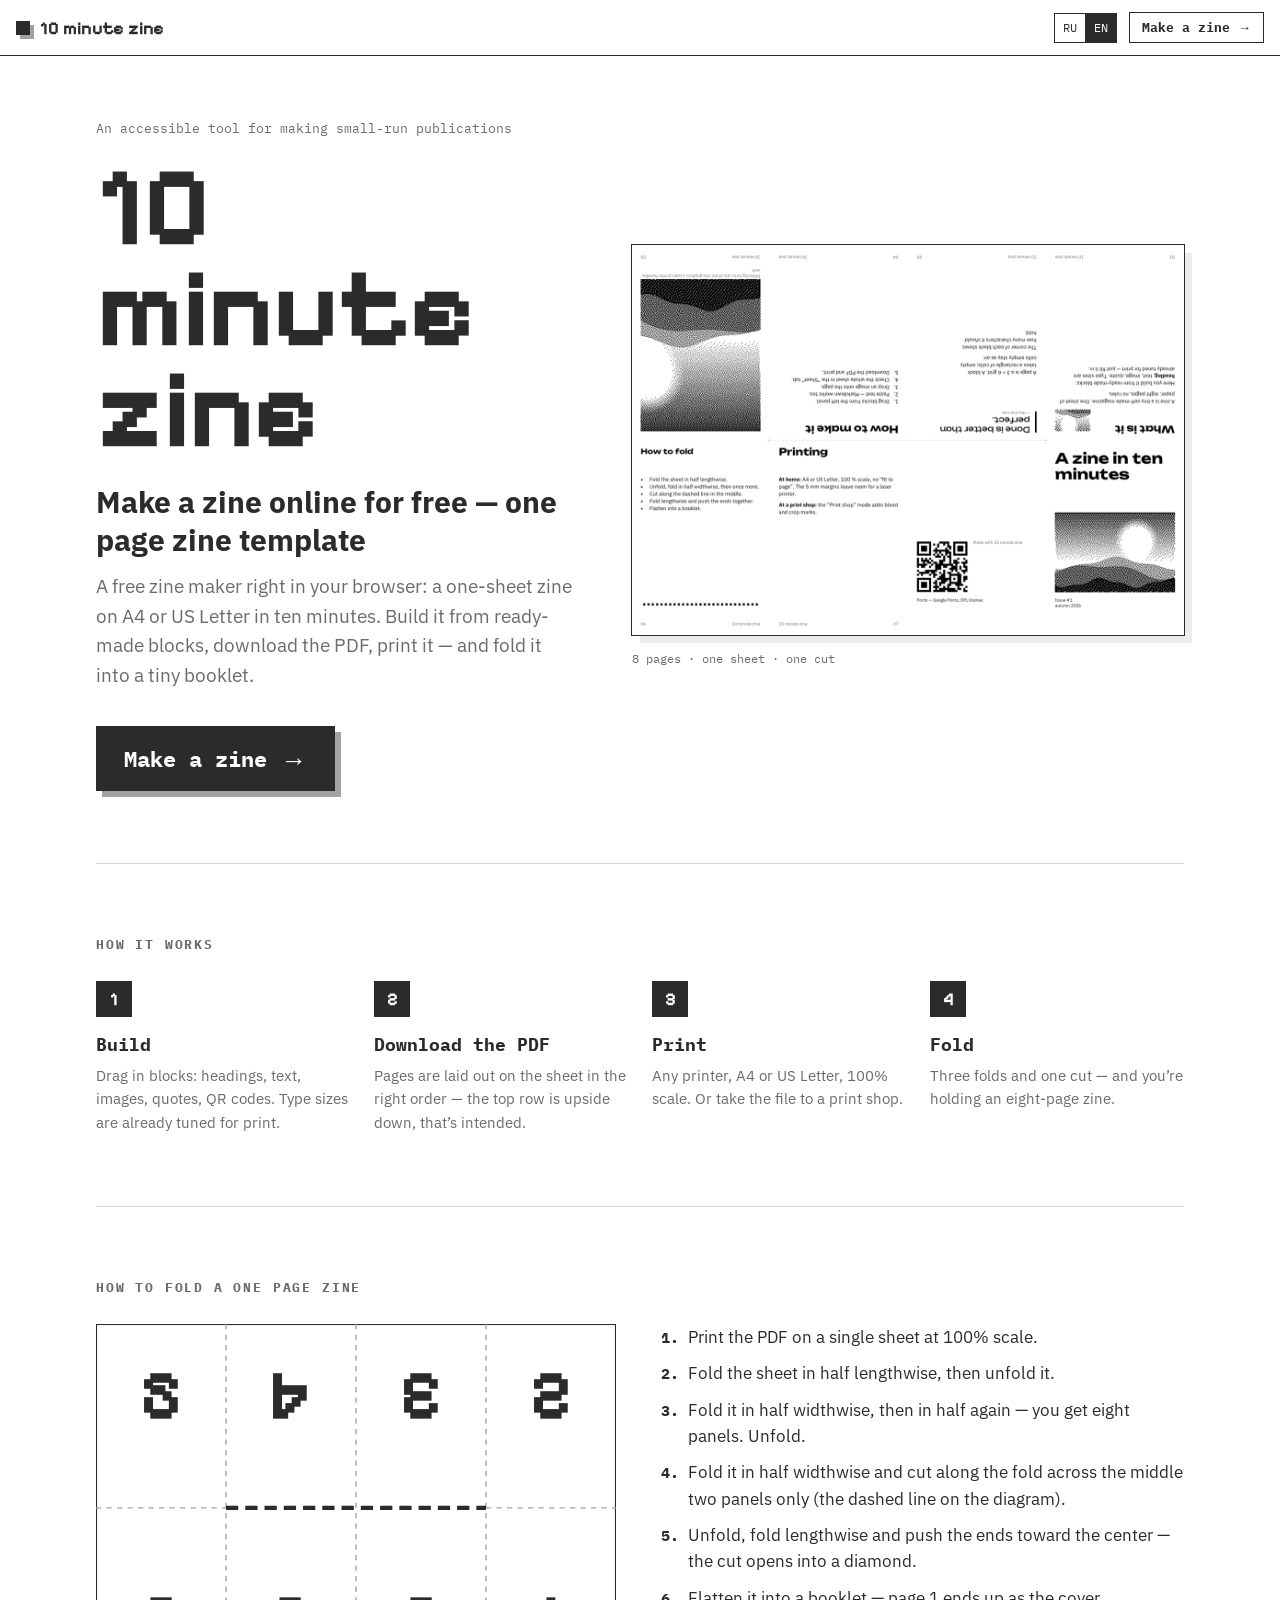
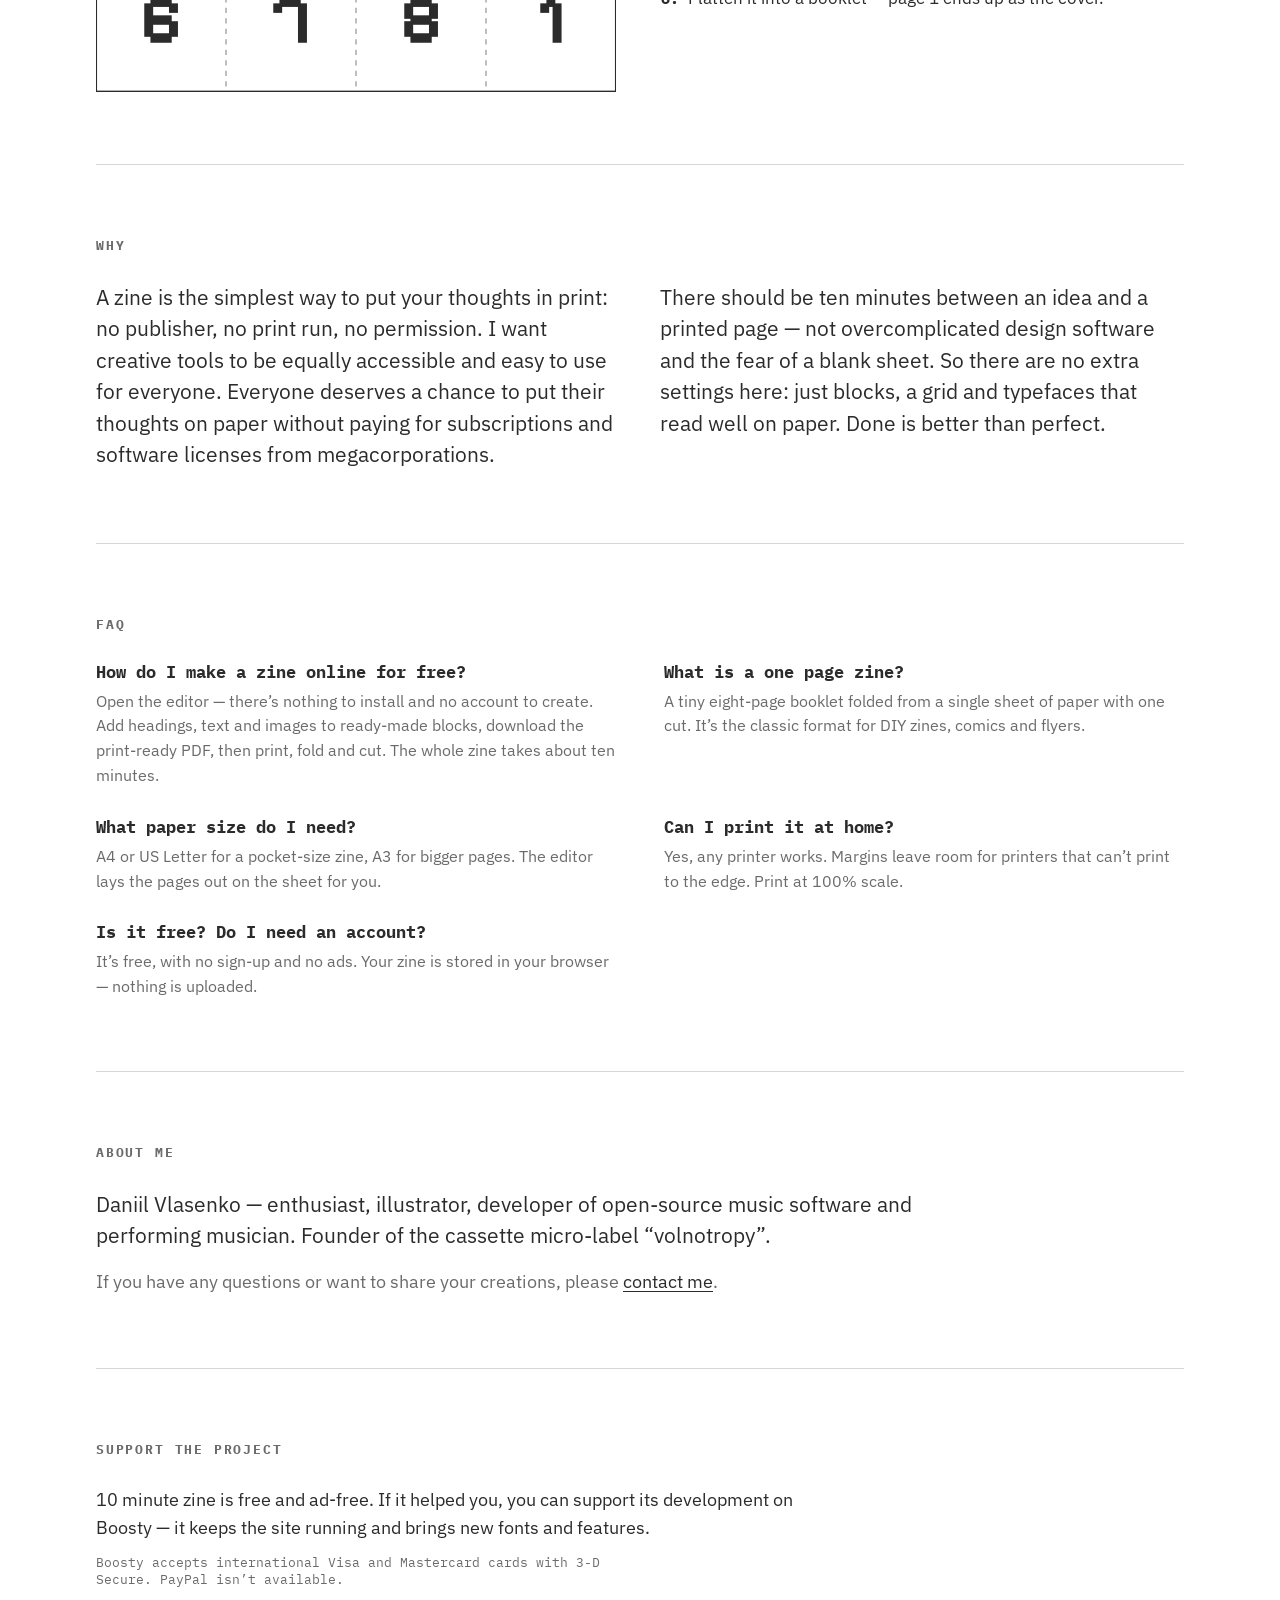
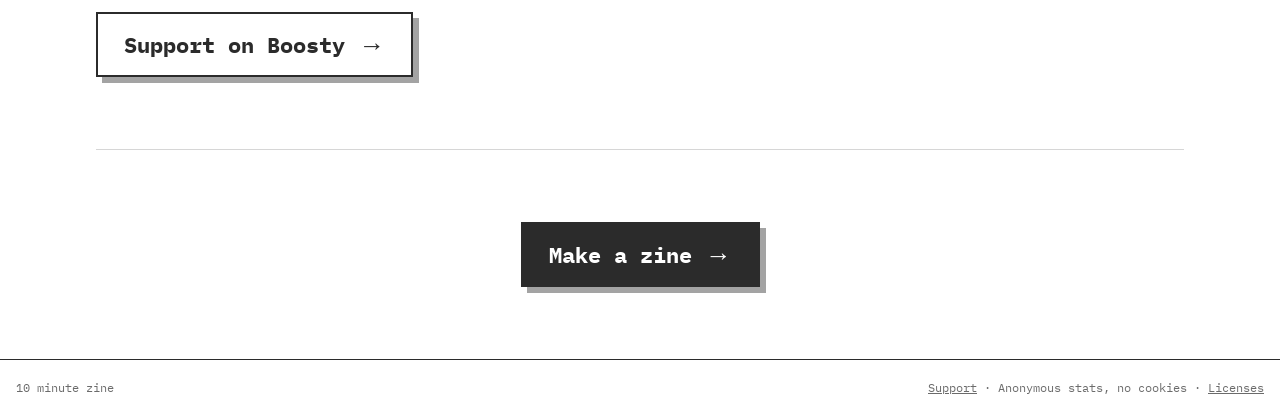
<file: index.html>
<!-- собрано tools/build-site.py из site-src/ — правь исходник -->
<!doctype html>
<html lang="en">
<head>
<meta charset="utf-8">
<meta name="viewport" content="width=device-width, initial-scale=1">
<title>Make a Zine Online Free — One Page Zine Template | 10 minute zine</title>
<meta name="description" content="Make a zine online for free in 10 minutes. One page zine template and maker for an 8-page mini zine: print-ready PDF for A4 or US Letter — print, fold, cut. No sign-up, no ads.">
<link rel="canonical" href="https://10minutezine.com/">
<link rel="alternate" hreflang="en" href="https://10minutezine.com/">
<link rel="alternate" hreflang="ru" href="https://10minutezine.com/ru/">
<link rel="alternate" hreflang="x-default" href="https://10minutezine.com/">
<meta property="og:type" content="website">
<meta property="og:site_name" content="10 minute zine">
<meta property="og:title" content="Make a Zine Online Free — One Page Zine Template | 10 minute zine">
<meta property="og:description" content="Make a zine online for free in 10 minutes. One page zine template and maker for an 8-page mini zine: print-ready PDF for A4 or US Letter — print, fold, cut. No sign-up, no ads.">
<meta property="og:url" content="https://10minutezine.com/">
<meta property="og:image" content="https://10minutezine.com/img/og-en.png">
<meta property="og:image:width" content="1200">
<meta property="og:image:height" content="630">
<meta property="og:image:alt" content="One page zine template: eight pages laid out on one sheet, top row upside down, ready to print and fold">
<meta property="og:locale" content="en_US">
<meta property="og:locale:alternate" content="ru_RU">
<meta name="twitter:card" content="summary_large_image">
<meta name="theme-color" content="#ffffff">
<link rel="icon" href="/favicon.svg" type="image/svg+xml">
<link rel="icon" href="/favicon-32.png" sizes="32x32" type="image/png">
<link rel="apple-touch-icon" href="/apple-touch-icon.png">
<link rel="stylesheet" href="/css/landing.css?v=1eb64202">
<script type="application/ld+json">{"@context": "https://schema.org", "@type": "WebApplication", "name": "10 minute zine", "alternateName": "Free online zine maker", "url": "https://10minutezine.com/", "description": "Make a zine online for free in 10 minutes. One page zine template and maker for an 8-page mini zine: print-ready PDF for A4 or US Letter — print, fold, cut. No sign-up, no ads.", "applicationCategory": "DesignApplication", "operatingSystem": "Any (web browser)", "browserRequirements": "Requires JavaScript", "inLanguage": ["en", "ru"], "isAccessibleForFree": true, "offers": {"@type": "Offer", "price": "0", "priceCurrency": "USD"}, "image": "https://10minutezine.com/img/og-en.png", "author": {"@type": "Person", "name": "Daniil Vlasenko", "url": "https://github.com/Cirocular-Vlasenko-Daniil"}}</script>
<script type="application/ld+json">{"@context": "https://schema.org", "@type": "FAQPage", "inLanguage": "en", "mainEntity": [{"@type": "Question", "name": "How do I make a zine online for free?", "acceptedAnswer": {"@type": "Answer", "text": "Open the editor — there’s nothing to install and no account to create. Add headings, text and images to ready-made blocks, download the print-ready PDF, then print, fold and cut. The whole zine takes about ten minutes."}}, {"@type": "Question", "name": "What is a one page zine?", "acceptedAnswer": {"@type": "Answer", "text": "A tiny eight-page booklet folded from a single sheet of paper with one cut. It’s the classic format for DIY zines, comics and flyers."}}, {"@type": "Question", "name": "What paper size do I need?", "acceptedAnswer": {"@type": "Answer", "text": "A4 or US Letter for a pocket-size zine, A3 for bigger pages. The editor lays the pages out on the sheet for you."}}, {"@type": "Question", "name": "Can I print it at home?", "acceptedAnswer": {"@type": "Answer", "text": "Yes, any printer works. Margins leave room for printers that can’t print to the edge. Print at 100% scale."}}, {"@type": "Question", "name": "Is it free? Do I need an account?", "acceptedAnswer": {"@type": "Answer", "text": "It’s free, with no sign-up and no ads. Your zine is stored in your browser — nothing is uploaded."}}]}</script>
</head>
<body>
<header class="bar">
  <a class="logo" href="/"><i></i>10 minute zine</a>
  <div class="bar-right">
    <nav class="lang" aria-label="Language"><a href="/ru/" hreflang="ru" data-lang="ru">RU</a><a href="/" hreflang="en" data-lang="en" class="on" aria-current="page">EN</a></nav>
    <a class="bar-cta" href="/editor.html">Make a zine →</a>
  </div>
</header>

<main>
  <section class="hero">
    <div class="hero-text">
      <p class="tag">An accessible tool for making small-run publications</p>
      <p class="brand" aria-hidden="true">10 minute<br>zine</p>
      <h1>Make a zine online for free — one page zine template</h1>
      <p class="lead">A free zine maker right in your browser: a one-sheet zine on A4 or US Letter in ten minutes. Build it from ready-made blocks, download the PDF, print it — and fold it into a tiny booklet.</p>
      <a class="cta" href="/editor.html"><span>Make a zine</span> <span>→</span></a>
    </div>
    <figure class="hero-sheet">
      <img class="sheet" src="/img/sheet-en.jpg" width="1200" height="848" alt="One page zine template: eight pages laid out on one sheet, top row upside down, ready to print and fold" fetchpriority="high">
      <figcaption>8 pages · one sheet · one cut</figcaption>
    </figure>
  </section>

  <section class="steps">
    <h2>How it works</h2>
    <ol>
      <li><b>Build</b><span>Drag in blocks: headings, text, images, quotes, QR codes. Type sizes are already tuned for print.</span></li>
      <li><b>Download the PDF</b><span>Pages are laid out on the sheet in the right order — the top row is upside down, that’s intended.</span></li>
      <li><b>Print</b><span>Any printer, A4 or US Letter, 100% scale. Or take the file to a print shop.</span></li>
      <li><b>Fold</b><span>Three folds and one cut — and you’re holding an eight-page zine.</span></li>
    </ol>
  </section>

  <section class="fold" id="fold">
    <h2>How to fold a one page zine</h2>
    <div class="fold-grid">
      <svg class="fold-sheet" viewBox="0 0 297 210" role="img" aria-label="How the eight pages sit on the sheet: fold lines and the cut across the middle two panels">
        <rect width="297" height="210" fill="#fff" stroke="#2b2b2b" stroke-width="1.2"/>
        <g fill="none" stroke="#a3a3a3" stroke-width="0.8" stroke-dasharray="3 3">
          <line x1="74.25" y1="0" x2="74.25" y2="210"/><line x1="148.5" y1="0" x2="148.5" y2="210"/><line x1="222.75" y1="0" x2="222.75" y2="210"/>
          <line x1="0" y1="105" x2="74.25" y2="105"/><line x1="222.75" y1="105" x2="297" y2="105"/>
        </g>
        <line x1="74.25" y1="105" x2="222.75" y2="105" stroke="#2b2b2b" stroke-width="2.4" stroke-dasharray="7 4"/>
        <g font-family="Pix, UI, monospace" font-weight="700" font-size="40" fill="#2b2b2b" text-anchor="middle">
          <text transform="translate(37 38) rotate(180)" dominant-baseline="middle">5</text>
          <text transform="translate(111 38) rotate(180)" dominant-baseline="middle">4</text>
          <text transform="translate(185.6 38) rotate(180)" dominant-baseline="middle">3</text>
          <text transform="translate(260 38) rotate(180)" dominant-baseline="middle">2</text>
          <text x="37" y="172" dominant-baseline="middle">6</text>
          <text x="111" y="172" dominant-baseline="middle">7</text>
          <text x="185.6" y="172" dominant-baseline="middle">8</text>
          <text x="260" y="172" dominant-baseline="middle">1</text>
        </g>
      </svg>
      <ol class="fold-steps">
        <li>Print the PDF on a single sheet at 100% scale.</li>
        <li>Fold the sheet in half lengthwise, then unfold it.</li>
        <li>Fold it in half widthwise, then in half again — you get eight panels. Unfold.</li>
        <li>Fold it in half widthwise and cut along the fold across the middle two panels only (the dashed line on the diagram).</li>
        <li>Unfold, fold lengthwise and push the ends toward the center — the cut opens into a diamond.</li>
        <li>Flatten it into a booklet — page 1 ends up as the cover.</li>
      </ol>
    </div>
  </section>

  <section class="mission">
    <h2>Why</h2>
    <div class="cols">
      <p>A zine is the simplest way to put your thoughts in print: no publisher, no print run, no permission. I want creative tools to be equally accessible and easy to use for everyone. Everyone deserves a chance to put their thoughts on paper without paying for subscriptions and software licenses from megacorporations.</p>
      <p>There should be ten minutes between an idea and a printed page — not overcomplicated design software and the fear of a blank sheet. So there are no extra settings here: just blocks, a grid and typefaces that read well on paper. Done is better than perfect.</p>
    </div>
  </section>

  <section class="faq">
    <h2>FAQ</h2>
    <dl>
      <div><dt>How do I make a zine online for free?</dt><dd>Open the editor — there’s nothing to install and no account to create. Add headings, text and images to ready-made blocks, download the print-ready PDF, then print, fold and cut. The whole zine takes about ten minutes.</dd></div>
      <div><dt>What is a one page zine?</dt><dd>A tiny eight-page booklet folded from a single sheet of paper with one cut. It’s the classic format for DIY zines, comics and flyers.</dd></div>
      <div><dt>What paper size do I need?</dt><dd>A4 or US Letter for a pocket-size zine, A3 for bigger pages. The editor lays the pages out on the sheet for you.</dd></div>
      <div><dt>Can I print it at home?</dt><dd>Yes, any printer works. Margins leave room for printers that can’t print to the edge. Print at 100% scale.</dd></div>
      <div><dt>Is it free? Do I need an account?</dt><dd>It’s free, with no sign-up and no ads. Your zine is stored in your browser — nothing is uploaded.</dd></div>
    </dl>
  </section>

  <section class="author">
    <h2>About me</h2>
    <p class="who">Daniil Vlasenko — enthusiast, illustrator, developer of open-source music software and performing musician. Founder of the cassette micro-label “volnotropy”.</p>
    <p class="contact">If you have any questions or want to share your creations, please <a href="contact.html">contact me</a>.</p>
  </section>

  <section class="support" id="support">
    <h2>Support the project</h2>
    <p>10 minute zine is free and ad-free. If it helped you, you can support its development on Boosty — it keeps the site running and brings new fonts and features.</p>
    <p class="note-sm">Boosty accepts international Visa and Mastercard cards with 3-D Secure. PayPal isn’t available.</p>
    <a class="cta cta-alt" href="https://boosty.to/cirocular/donate" rel="noopener"><span>Support on Boosty</span> <span>→</span></a>
  </section>

  <section class="final">
    <a class="cta" href="/editor.html"><span>Make a zine</span> <span>→</span></a>
  </section>
</main>

<footer class="foot">
  <span>10 minute zine</span>
  <span><a href="#support">Support</a> · <span>Anonymous stats, no cookies</span> · <a href="/LICENSES.md">Licenses</a></span>
</footer>
<script>
(function () {
  var pref = null;
  try { pref = localStorage.getItem('zine-lang'); } catch (e) {}
  if (!pref && /^ru\b/i.test(navigator.language || '')) { location.replace('/ru/'); return; }
  try { localStorage.setItem('zine-lang', 'en'); } catch (e) {}
  document.addEventListener('click', function (e) {
    var a = e.target.closest && e.target.closest('[data-lang]');
    if (a) try { localStorage.setItem('zine-lang', a.dataset.lang); } catch (err) {}
  });
})();
</script>
<script type="module">
  import { initAnalytics } from '/js/analytics.js?v=1eb64202';
  initAnalytics();
</script>
</body>
</html>
</file>
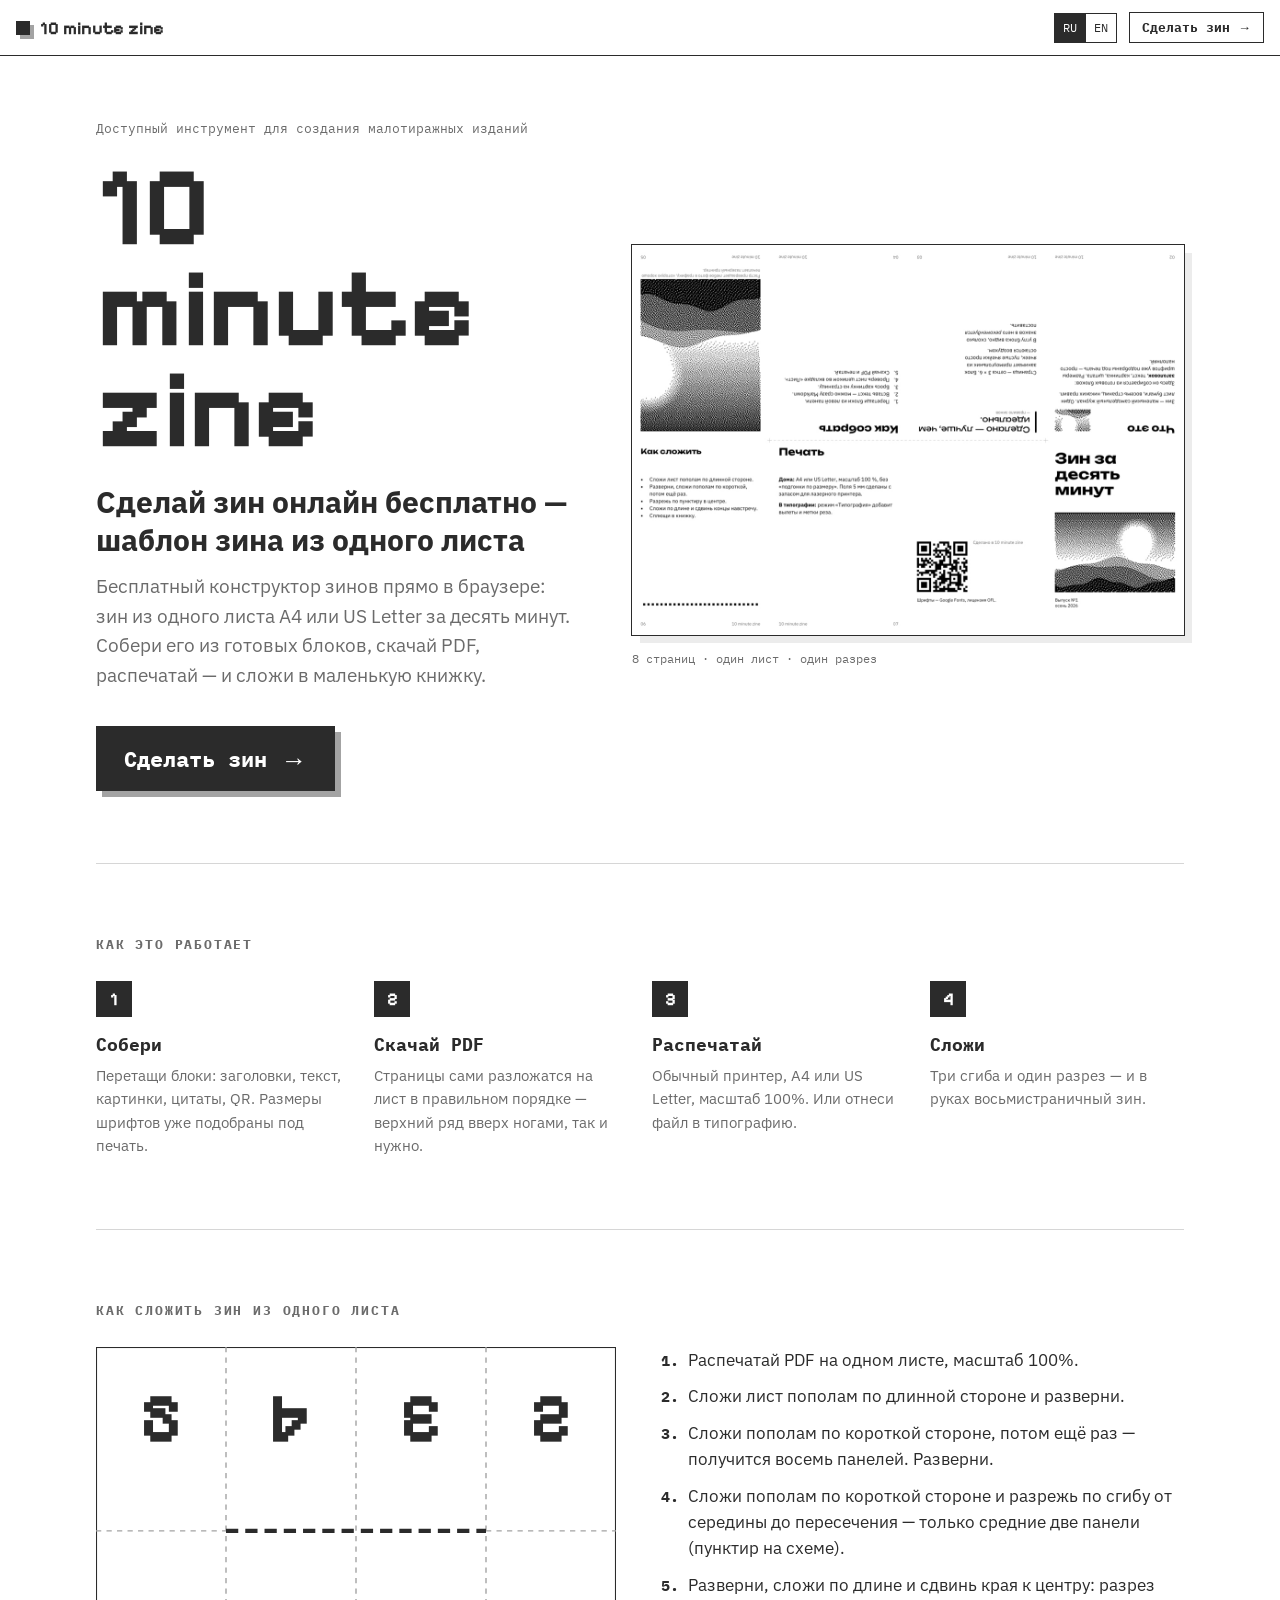
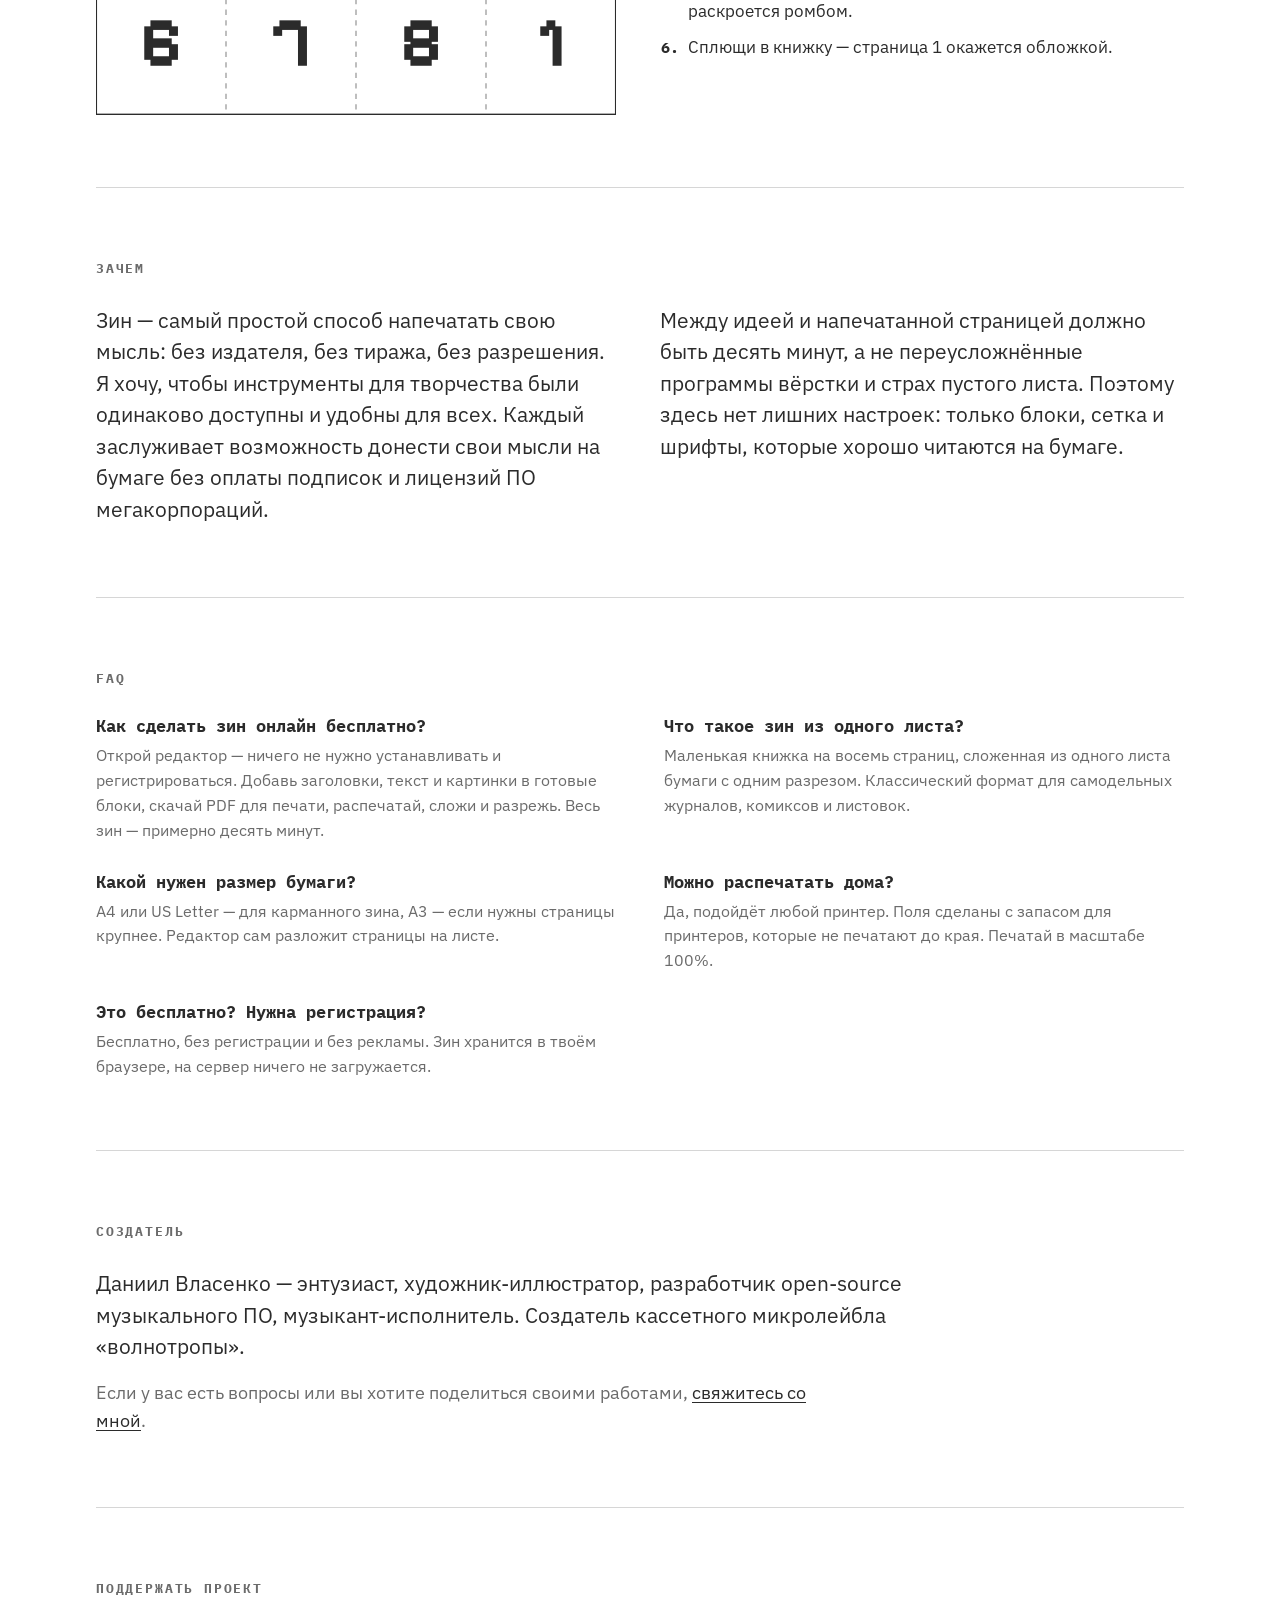
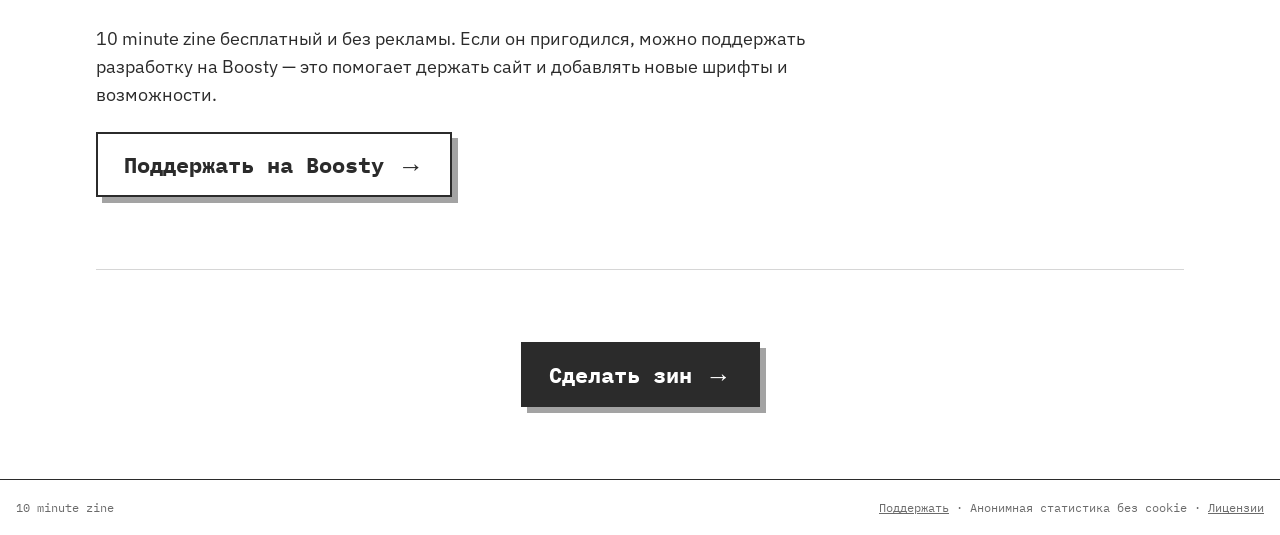
<file: ru/index.html>
<!-- собрано tools/build-site.py из site-src/ — правь исходник -->
<!doctype html>
<html lang="ru">
<head>
<meta charset="utf-8">
<meta name="viewport" content="width=device-width, initial-scale=1">
<title>Сделать зин онлайн бесплатно — шаблон зина из одного листа | 10 minute zine</title>
<meta name="description" content="Сделай зин онлайн бесплатно за 10 минут. Шаблон и конструктор мини-зина на 8 страниц: PDF для печати на A4 или US Letter — распечатай, сложи, разрежь. Без регистрации.">
<link rel="canonical" href="https://10minutezine.com/ru/">
<link rel="alternate" hreflang="en" href="https://10minutezine.com/">
<link rel="alternate" hreflang="ru" href="https://10minutezine.com/ru/">
<link rel="alternate" hreflang="x-default" href="https://10minutezine.com/">
<meta property="og:type" content="website">
<meta property="og:site_name" content="10 minute zine">
<meta property="og:title" content="Сделать зин онлайн бесплатно — шаблон зина из одного листа | 10 minute zine">
<meta property="og:description" content="Сделай зин онлайн бесплатно за 10 минут. Шаблон и конструктор мини-зина на 8 страниц: PDF для печати на A4 или US Letter — распечатай, сложи, разрежь. Без регистрации.">
<meta property="og:url" content="https://10minutezine.com/ru/">
<meta property="og:image" content="https://10minutezine.com/img/og-ru.png">
<meta property="og:image:width" content="1200">
<meta property="og:image:height" content="630">
<meta property="og:image:alt" content="Шаблон зина из одного листа: восемь страниц на одном листе, верхний ряд вверх ногами — готово к печати и складыванию">
<meta property="og:locale" content="ru_RU">
<meta property="og:locale:alternate" content="en_US">
<meta name="twitter:card" content="summary_large_image">
<meta name="theme-color" content="#ffffff">
<link rel="icon" href="/favicon.svg" type="image/svg+xml">
<link rel="icon" href="/favicon-32.png" sizes="32x32" type="image/png">
<link rel="apple-touch-icon" href="/apple-touch-icon.png">
<link rel="stylesheet" href="/css/landing.css?v=1eb64202">
<script type="application/ld+json">{"@context": "https://schema.org", "@type": "WebApplication", "name": "10 minute zine", "alternateName": "Бесплатный онлайн-конструктор зинов", "url": "https://10minutezine.com/", "description": "Сделай зин онлайн бесплатно за 10 минут. Шаблон и конструктор мини-зина на 8 страниц: PDF для печати на A4 или US Letter — распечатай, сложи, разрежь. Без регистрации.", "applicationCategory": "DesignApplication", "operatingSystem": "Any (web browser)", "browserRequirements": "Requires JavaScript", "inLanguage": ["en", "ru"], "isAccessibleForFree": true, "offers": {"@type": "Offer", "price": "0", "priceCurrency": "USD"}, "image": "https://10minutezine.com/img/og-ru.png", "author": {"@type": "Person", "name": "Daniil Vlasenko", "url": "https://github.com/Cirocular-Vlasenko-Daniil"}}</script>
<script type="application/ld+json">{"@context": "https://schema.org", "@type": "FAQPage", "inLanguage": "ru", "mainEntity": [{"@type": "Question", "name": "Как сделать зин онлайн бесплатно?", "acceptedAnswer": {"@type": "Answer", "text": "Открой редактор — ничего не нужно устанавливать и регистрироваться. Добавь заголовки, текст и картинки в готовые блоки, скачай PDF для печати, распечатай, сложи и разрежь. Весь зин — примерно десять минут."}}, {"@type": "Question", "name": "Что такое зин из одного листа?", "acceptedAnswer": {"@type": "Answer", "text": "Маленькая книжка на восемь страниц, сложенная из одного листа бумаги с одним разрезом. Классический формат для самодельных журналов, комиксов и листовок."}}, {"@type": "Question", "name": "Какой нужен размер бумаги?", "acceptedAnswer": {"@type": "Answer", "text": "A4 или US Letter — для карманного зина, A3 — если нужны страницы крупнее. Редактор сам разложит страницы на листе."}}, {"@type": "Question", "name": "Можно распечатать дома?", "acceptedAnswer": {"@type": "Answer", "text": "Да, подойдёт любой принтер. Поля сделаны с запасом для принтеров, которые не печатают до края. Печатай в масштабе 100%."}}, {"@type": "Question", "name": "Это бесплатно? Нужна регистрация?", "acceptedAnswer": {"@type": "Answer", "text": "Бесплатно, без регистрации и без рекламы. Зин хранится в твоём браузере, на сервер ничего не загружается."}}]}</script>
</head>
<body>
<header class="bar">
  <a class="logo" href="/ru/"><i></i>10 minute zine</a>
  <div class="bar-right">
    <nav class="lang" aria-label="Language"><a href="/ru/" hreflang="ru" data-lang="ru" class="on" aria-current="page">RU</a><a href="/" hreflang="en" data-lang="en">EN</a></nav>
    <a class="bar-cta" href="/editor.html">Сделать зин →</a>
  </div>
</header>

<main>
  <section class="hero">
    <div class="hero-text">
      <p class="tag">Доступный инструмент для создания малотиражных изданий</p>
      <p class="brand" aria-hidden="true">10 minute<br>zine</p>
      <h1>Сделай зин онлайн бесплатно — шаблон зина из одного листа</h1>
      <p class="lead">Бесплатный конструктор зинов прямо в браузере: зин из одного листа A4 или US Letter за десять минут. Собери его из готовых блоков, скачай PDF, распечатай — и сложи в маленькую книжку.</p>
      <a class="cta" href="/editor.html"><span>Сделать зин</span> <span>→</span></a>
    </div>
    <figure class="hero-sheet">
      <img class="sheet" src="/img/sheet-ru.jpg" width="1200" height="848" alt="Шаблон зина из одного листа: восемь страниц на одном листе, верхний ряд вверх ногами — готово к печати и складыванию" fetchpriority="high">
      <figcaption>8 страниц · один лист · один разрез</figcaption>
    </figure>
  </section>

  <section class="steps">
    <h2>Как это работает</h2>
    <ol>
      <li><b>Собери</b><span>Перетащи блоки: заголовки, текст, картинки, цитаты, QR. Размеры шрифтов уже подобраны под печать.</span></li>
      <li><b>Скачай PDF</b><span>Страницы сами разложатся на лист в правильном порядке — верхний ряд вверх ногами, так и нужно.</span></li>
      <li><b>Распечатай</b><span>Обычный принтер, A4 или US Letter, масштаб 100%. Или отнеси файл в типографию.</span></li>
      <li><b>Сложи</b><span>Три сгиба и один разрез — и в руках восьмистраничный зин.</span></li>
    </ol>
  </section>

  <section class="fold" id="fold">
    <h2>Как сложить зин из одного листа</h2>
    <div class="fold-grid">
      <svg class="fold-sheet" viewBox="0 0 297 210" role="img" aria-label="Как восемь страниц лежат на листе: линии сгибов и разрез по двум средним панелям">
        <rect width="297" height="210" fill="#fff" stroke="#2b2b2b" stroke-width="1.2"/>
        <g fill="none" stroke="#a3a3a3" stroke-width="0.8" stroke-dasharray="3 3">
          <line x1="74.25" y1="0" x2="74.25" y2="210"/><line x1="148.5" y1="0" x2="148.5" y2="210"/><line x1="222.75" y1="0" x2="222.75" y2="210"/>
          <line x1="0" y1="105" x2="74.25" y2="105"/><line x1="222.75" y1="105" x2="297" y2="105"/>
        </g>
        <line x1="74.25" y1="105" x2="222.75" y2="105" stroke="#2b2b2b" stroke-width="2.4" stroke-dasharray="7 4"/>
        <g font-family="Pix, UI, monospace" font-weight="700" font-size="40" fill="#2b2b2b" text-anchor="middle">
          <text transform="translate(37 38) rotate(180)" dominant-baseline="middle">5</text>
          <text transform="translate(111 38) rotate(180)" dominant-baseline="middle">4</text>
          <text transform="translate(185.6 38) rotate(180)" dominant-baseline="middle">3</text>
          <text transform="translate(260 38) rotate(180)" dominant-baseline="middle">2</text>
          <text x="37" y="172" dominant-baseline="middle">6</text>
          <text x="111" y="172" dominant-baseline="middle">7</text>
          <text x="185.6" y="172" dominant-baseline="middle">8</text>
          <text x="260" y="172" dominant-baseline="middle">1</text>
        </g>
      </svg>
      <ol class="fold-steps">
        <li>Распечатай PDF на одном листе, масштаб 100%.</li>
        <li>Сложи лист пополам по длинной стороне и разверни.</li>
        <li>Сложи пополам по короткой стороне, потом ещё раз — получится восемь панелей. Разверни.</li>
        <li>Сложи пополам по короткой стороне и разрежь по сгибу от середины до пересечения — только средние две панели (пунктир на схеме).</li>
        <li>Разверни, сложи по длине и сдвинь края к центру: разрез раскроется ромбом.</li>
        <li>Сплющи в книжку — страница 1 окажется обложкой.</li>
      </ol>
    </div>
  </section>

  <section class="mission">
    <h2>Зачем</h2>
    <div class="cols">
      <p>Зин — самый простой способ напечатать свою мысль: без издателя, без тиража, без разрешения. Я хочу, чтобы инструменты для творчества были одинаково доступны и удобны для всех. Каждый заслуживает возможность донести свои мысли на бумаге без оплаты подписок и лицензий ПО мегакорпораций.</p>
      <p>Между идеей и напечатанной страницей должно быть десять минут, а не переусложнённые программы вёрстки и страх пустого листа. Поэтому здесь нет лишних настроек: только блоки, сетка и шрифты, которые хорошо читаются на бумаге.</p>
    </div>
  </section>

  <section class="faq">
    <h2>FAQ</h2>
    <dl>
      <div><dt>Как сделать зин онлайн бесплатно?</dt><dd>Открой редактор — ничего не нужно устанавливать и регистрироваться. Добавь заголовки, текст и картинки в готовые блоки, скачай PDF для печати, распечатай, сложи и разрежь. Весь зин — примерно десять минут.</dd></div>
      <div><dt>Что такое зин из одного листа?</dt><dd>Маленькая книжка на восемь страниц, сложенная из одного листа бумаги с одним разрезом. Классический формат для самодельных журналов, комиксов и листовок.</dd></div>
      <div><dt>Какой нужен размер бумаги?</dt><dd>A4 или US Letter — для карманного зина, A3 — если нужны страницы крупнее. Редактор сам разложит страницы на листе.</dd></div>
      <div><dt>Можно распечатать дома?</dt><dd>Да, подойдёт любой принтер. Поля сделаны с запасом для принтеров, которые не печатают до края. Печатай в масштабе 100%.</dd></div>
      <div><dt>Это бесплатно? Нужна регистрация?</dt><dd>Бесплатно, без регистрации и без рекламы. Зин хранится в твоём браузере, на сервер ничего не загружается.</dd></div>
    </dl>
  </section>

  <section class="author">
    <h2>Создатель</h2>
    <p class="who">Даниил Власенко — энтузиаст, художник-иллюстратор, разработчик open-source музыкального ПО, музыкант-исполнитель. Создатель кассетного микролейбла «волнотропы».</p>
    <p class="contact">Если у вас есть вопросы или вы хотите поделиться своими работами, <a href="contact.html">свяжитесь со мной</a>.</p>
  </section>

  <section class="support" id="support">
    <h2>Поддержать проект</h2>
    <p>10 minute zine бесплатный и без рекламы. Если он пригодился, можно поддержать разработку на Boosty — это помогает держать сайт и добавлять новые шрифты и возможности.</p>
    
    <a class="cta cta-alt" href="https://boosty.to/cirocular/donate" rel="noopener"><span>Поддержать на Boosty</span> <span>→</span></a>
  </section>

  <section class="final">
    <a class="cta" href="/editor.html"><span>Сделать зин</span> <span>→</span></a>
  </section>
</main>

<footer class="foot">
  <span>10 minute zine</span>
  <span><a href="#support">Поддержать</a> · <span>Анонимная статистика без cookie</span> · <a href="/LICENSES.md">Лицензии</a></span>
</footer>
<script>
(function () {
  var pref = null;
  try { pref = localStorage.getItem('zine-lang'); } catch (e) {}
  
  try { localStorage.setItem('zine-lang', 'ru'); } catch (e) {}
  document.addEventListener('click', function (e) {
    var a = e.target.closest && e.target.closest('[data-lang]');
    if (a) try { localStorage.setItem('zine-lang', a.dataset.lang); } catch (err) {}
  });
})();
</script>
<script type="module">
  import { initAnalytics } from '/js/analytics.js?v=1eb64202';
  initAnalytics();
</script>
</body>
</html>
</file>
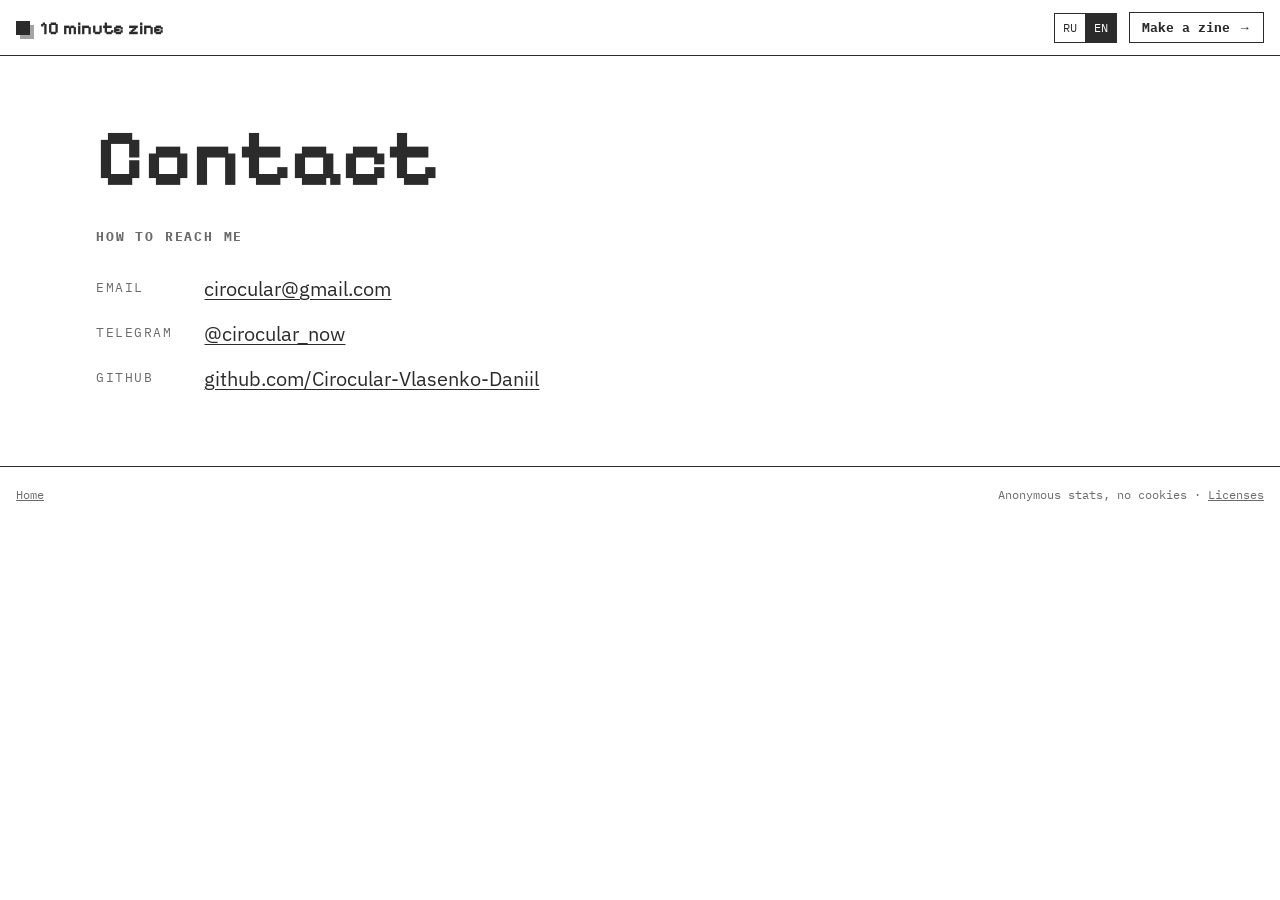
<file: contact.html>
<!-- собрано tools/build-site.py из site-src/ — правь исходник -->
<!doctype html>
<html lang="en">
<head>
<meta charset="utf-8">
<meta name="viewport" content="width=device-width, initial-scale=1">
<title>Contact · 10 minute zine</title>
<meta name="description" content="Questions about 10 minute zine or want to share your zine? Get in touch with Daniil Vlasenko.">
<link rel="canonical" href="https://10minutezine.com/contact.html">
<link rel="alternate" hreflang="en" href="https://10minutezine.com/contact.html">
<link rel="alternate" hreflang="ru" href="https://10minutezine.com/ru/contact.html">
<link rel="alternate" hreflang="x-default" href="https://10minutezine.com/contact.html">
<meta property="og:type" content="website">
<meta property="og:site_name" content="10 minute zine">
<meta property="og:title" content="Contact · 10 minute zine">
<meta property="og:description" content="Questions about 10 minute zine or want to share your zine? Get in touch with Daniil Vlasenko.">
<meta property="og:url" content="https://10minutezine.com/contact.html">
<meta property="og:image" content="https://10minutezine.com/img/og-en.png">
<meta property="og:image:width" content="1200">
<meta property="og:image:height" content="630">
<meta property="og:image:alt" content="One page zine template: eight pages laid out on one sheet, top row upside down, ready to print and fold">
<meta property="og:locale" content="en_US">
<meta property="og:locale:alternate" content="ru_RU">
<meta name="twitter:card" content="summary_large_image">
<meta name="theme-color" content="#ffffff">
<link rel="icon" href="/favicon.svg" type="image/svg+xml">
<link rel="icon" href="/favicon-32.png" sizes="32x32" type="image/png">
<link rel="apple-touch-icon" href="/apple-touch-icon.png">
<link rel="stylesheet" href="/css/landing.css?v=1eb64202">
</head>
<body>
<header class="bar">
  <a class="logo" href="/"><i></i>10 minute zine</a>
  <div class="bar-right">
    <nav class="lang" aria-label="Language"><a href="/ru/contact.html" hreflang="ru" data-lang="ru">RU</a><a href="/contact.html" hreflang="en" data-lang="en" class="on" aria-current="page">EN</a></nav>
    <a class="bar-cta" href="/editor.html">Make a zine →</a>
  </div>
</header>

<main>
  <section class="contacts">
    <h1>Contact</h1>
    <h2>How to reach me</h2>
    <dl class="clist">
      <dt>Email</dt><dd><a href="mailto:cirocular@gmail.com">cirocular@gmail.com</a></dd>
      <dt>Telegram</dt><dd><a href="https://t.me/cirocular_now" rel="noopener">@cirocular_now</a></dd>
      <dt>GitHub</dt><dd><a href="https://github.com/Cirocular-Vlasenko-Daniil" rel="noopener">github.com/Cirocular-Vlasenko-Daniil</a></dd>
    </dl>
  </section>
</main>

<footer class="foot">
  <a href="/">Home</a>
  <span><span>Anonymous stats, no cookies</span> · <a href="/LICENSES.md">Licenses</a></span>
</footer>
<script>
(function () {
  var pref = null;
  try { pref = localStorage.getItem('zine-lang'); } catch (e) {}
  if (!pref && /^ru\b/i.test(navigator.language || '')) { location.replace('/ru/contact.html'); return; }
  try { localStorage.setItem('zine-lang', 'en'); } catch (e) {}
  document.addEventListener('click', function (e) {
    var a = e.target.closest && e.target.closest('[data-lang]');
    if (a) try { localStorage.setItem('zine-lang', a.dataset.lang); } catch (err) {}
  });
})();
</script>
<script type="module">
  import { initAnalytics } from '/js/analytics.js?v=1eb64202';
  initAnalytics();
</script>
</body>
</html>
</file>
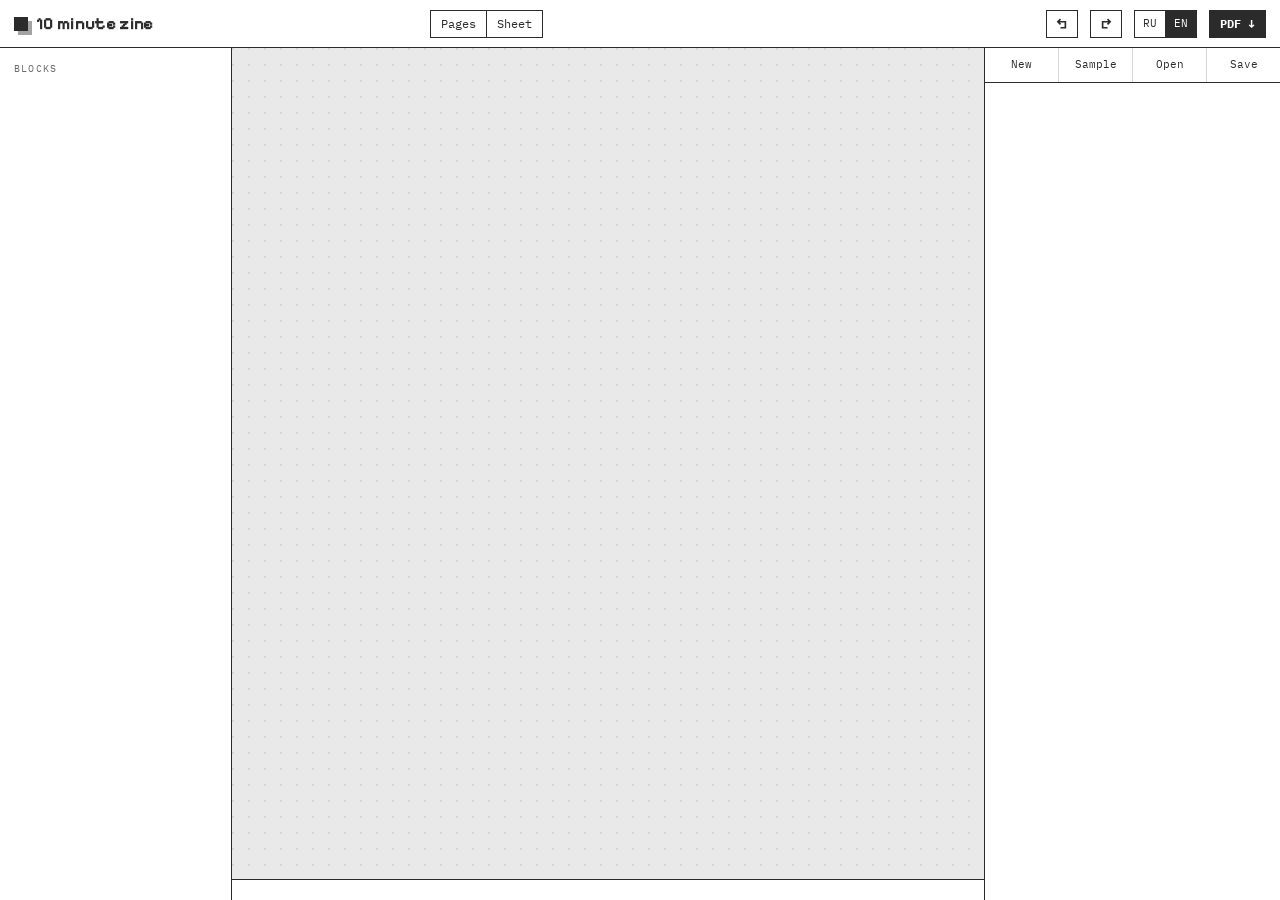
<file: editor.html>
<!doctype html>
<html lang="ru">
<head>
<meta charset="utf-8">
<meta name="viewport" content="width=device-width, initial-scale=1">
<title>Online Zine Maker — make a zine free, no sign-up | 10 minute zine</title>
<meta name="description" content="Free online one page zine maker: build an 8-page mini zine from ready-made blocks and download a print-ready PDF for A4 or US Letter.">
<link rel="canonical" href="https://10minutezine.com/editor.html">
<meta property="og:type" content="website">
<meta property="og:site_name" content="10 minute zine">
<meta property="og:title" content="Online Zine Maker — make a zine free, no sign-up">
<meta property="og:description" content="Free online one page zine maker: build an 8-page mini zine and download a print-ready PDF.">
<meta property="og:url" content="https://10minutezine.com/editor.html">
<meta property="og:image" content="https://10minutezine.com/img/og-en.png">
<meta name="twitter:card" content="summary_large_image">
<link rel="icon" href="/favicon.svg" type="image/svg+xml">
<link rel="icon" href="/favicon-32.png" sizes="32x32" type="image/png">
<link rel="apple-touch-icon" href="/apple-touch-icon.png">
<link rel="stylesheet" href="css/app.css?v=1eb64202">
<script src="vendor/pdf-lib.min.js"></script>
<script src="vendor/fontkit.umd.min.js"></script>
<script src="vendor/qrcode.js"></script>
</head>
<body>
<svg width="0" height="0" style="position:absolute" aria-hidden="true">
  <defs>
    <filter id="zf-gray" color-interpolation-filters="sRGB"><feColorMatrix type="saturate" values="0"/></filter>
    <filter id="zf-sil" color-interpolation-filters="sRGB"><feComponentTransfer in="SourceAlpha" result="a"><feFuncA type="discrete" tableValues="0 1"/></feComponentTransfer><feFlood flood-color="#fff"/><feComposite in2="a" operator="in"/></filter>
    <filter id="zf-gray-hard" color-interpolation-filters="sRGB"><feColorMatrix type="saturate" values="0"/><feComponentTransfer><feFuncA type="discrete" tableValues="0 1"/></feComponentTransfer></filter>
    <filter id="zf-gray-inv" color-interpolation-filters="sRGB"><feColorMatrix type="saturate" values="0"/><feComponentTransfer><feFuncR type="table" tableValues="1 0"/><feFuncG type="table" tableValues="1 0"/><feFuncB type="table" tableValues="1 0"/></feComponentTransfer></filter>
    <pattern id="zf-hatch" width="1.6" height="1.6" patternUnits="userSpaceOnUse">
      <rect width="0.8" height="0.8" fill="#dcdcdc"/>
    </pattern>
  </defs>
</svg>

<header class="top">
  <a class="logo" href="./" title="10 minute zine"><i></i>10 minute zine</a>
  <input id="title" class="title" spellcheck="false" maxlength="60">
  <div class="seg" id="sideTabs"></div>
  <div class="seg" id="viewTabs">
    <button data-view="pages" data-i18n>Страницы</button>
    <button data-view="sheet" data-i18n>Лист</button>
  </div>
  <span class="grow"></span>
  <span class="saved" id="saved"></span>
  <button id="undo" title="Отменить (⌘Z)" data-i18n-title>↶</button>
  <button id="redo" title="Вернуть (⇧⌘Z)" data-i18n-title>↷</button>
  <div class="seg lang" id="langSwitch"><button data-lang="ru">RU</button><button data-lang="en">EN</button></div>
  <button id="exportBtn" class="primary">PDF ↓</button>
  <button id="fileBtn" class="primary" data-fmenu><span data-i18n>Файл</span> ▾</button>
</header>

<main>
  <aside class="left">
    <div class="cap" data-i18n>Блоки</div>
    <div id="palette"></div>
  </aside>
  <section class="stage">
    <div id="canvas"></div>
    <nav id="nav"></nav>
    <button class="zbadge" id="zbadge" hidden title="Вернуть 1:1" data-i18n-title></button>
    <button class="fab" id="fab" aria-label="Добавить блок" data-i18n-title title="Добавить блок">+</button>
    <div class="tmenu" id="tmenu" hidden></div>
  </section>
  <aside class="right">
    <div class="shead"><b id="shTitle"></b><button data-sheet-close data-i18n>Готово</button></div>
    <div class="filebar" id="filebar">
      <button data-act="new" data-i18n>Новый</button><button data-act="sample" data-i18n>Пример</button>
      <button data-act="open" data-i18n>Открыть</button><button data-act="save" data-i18n>Сохранить</button>
    </div>
    <div id="inspector"></div>
  </aside>
</main>

<nav class="mbar" id="mbar">
  <button data-sheet="inspector"><span data-i18n>Свойства</span><i class="mb-dot"></i></button>
  <button data-proxy="undo" aria-label="Undo"></button>
  <button data-proxy="redo" aria-label="Redo"></button>
  <button data-fmenu class="primary"><span data-i18n>Файл</span> ▾</button>
</nav>

<div class="fmenu" id="fmenu" hidden></div>
<div id="modal" hidden></div>
<div id="toast"></div>
<input type="file" id="fileImg" accept="image/*" hidden>
<input type="file" id="fileZine" accept=".zine,.json" hidden>
<script>
  // Если модули не загрузились (часто — старая версия в кэше), показываем причину вместо пустого экрана
  window.addEventListener('error', (e) => {
    if (document.querySelector('#palette .tile') || document.getElementById('bootErr')) return;
    const d = document.createElement('div');
    d.id = 'bootErr';
    d.className = 'warn';
    d.style.cssText = 'position:fixed;left:50%;top:80px;transform:translateX(-50%);background:#fff;z-index:99;max-width:480px';
    d.innerHTML = 'Редактор не запустился — обнови страницу с очисткой кэша: <b>⇧⌘R</b>.<br>The editor failed to start — hard-reload the page: <b>⇧⌘R</b>.<br><small>' + String(e.message).replace(/</g, '&lt;') + '</small>';
    document.body.appendChild(d);
  });
</script>
<script type="module" src="js/main.js?v=1eb64202"></script>
</body>
</html>
</file>
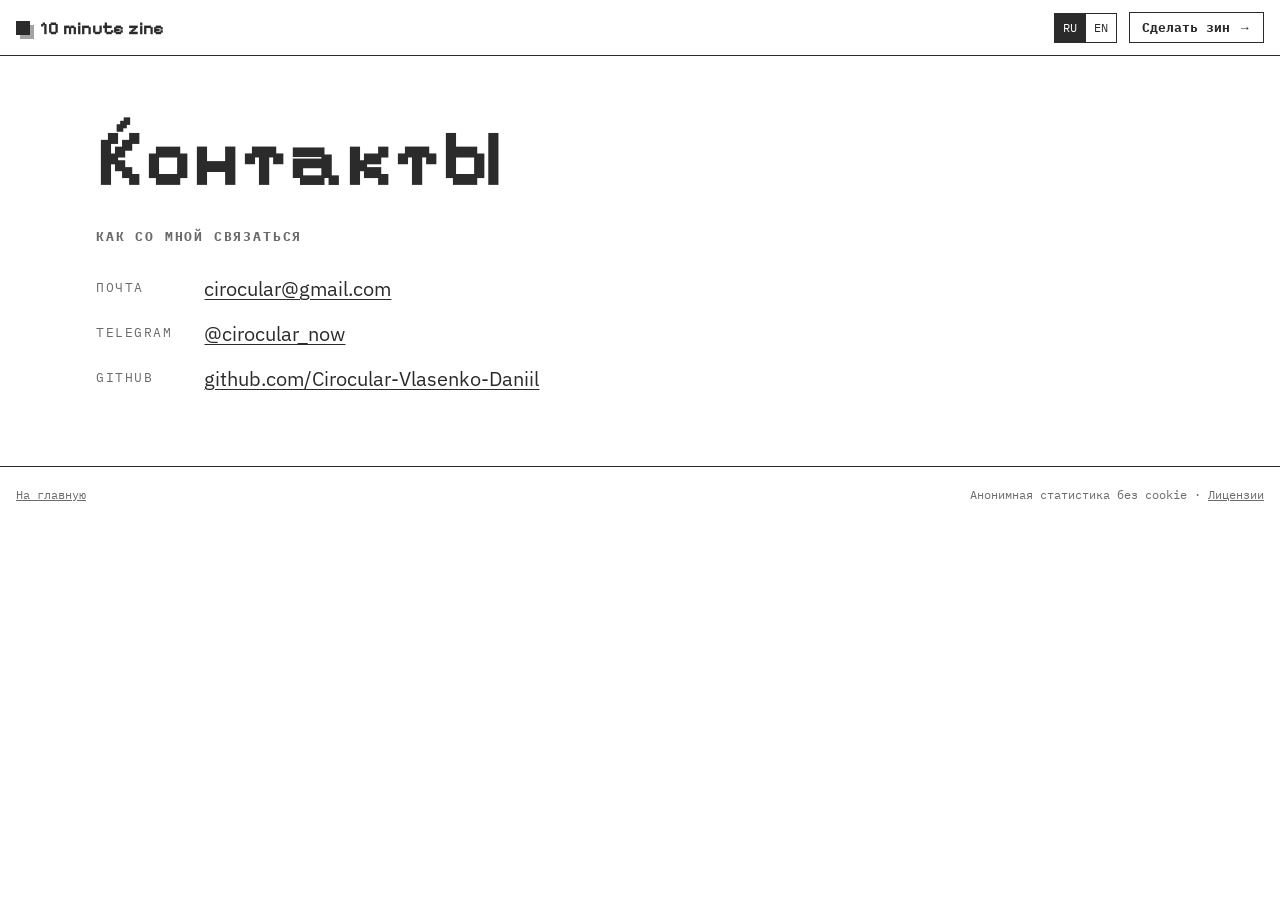
<file: ru/contact.html>
<!-- собрано tools/build-site.py из site-src/ — правь исходник -->
<!doctype html>
<html lang="ru">
<head>
<meta charset="utf-8">
<meta name="viewport" content="width=device-width, initial-scale=1">
<title>Контакты · 10 minute zine</title>
<meta name="description" content="Вопросы о 10 minute zine или хочешь показать свой зин? Напиши Даниилу Власенко.">
<link rel="canonical" href="https://10minutezine.com/ru/contact.html">
<link rel="alternate" hreflang="en" href="https://10minutezine.com/contact.html">
<link rel="alternate" hreflang="ru" href="https://10minutezine.com/ru/contact.html">
<link rel="alternate" hreflang="x-default" href="https://10minutezine.com/contact.html">
<meta property="og:type" content="website">
<meta property="og:site_name" content="10 minute zine">
<meta property="og:title" content="Контакты · 10 minute zine">
<meta property="og:description" content="Вопросы о 10 minute zine или хочешь показать свой зин? Напиши Даниилу Власенко.">
<meta property="og:url" content="https://10minutezine.com/ru/contact.html">
<meta property="og:image" content="https://10minutezine.com/img/og-ru.png">
<meta property="og:image:width" content="1200">
<meta property="og:image:height" content="630">
<meta property="og:image:alt" content="Шаблон зина из одного листа: восемь страниц на одном листе, верхний ряд вверх ногами — готово к печати и складыванию">
<meta property="og:locale" content="ru_RU">
<meta property="og:locale:alternate" content="en_US">
<meta name="twitter:card" content="summary_large_image">
<meta name="theme-color" content="#ffffff">
<link rel="icon" href="/favicon.svg" type="image/svg+xml">
<link rel="icon" href="/favicon-32.png" sizes="32x32" type="image/png">
<link rel="apple-touch-icon" href="/apple-touch-icon.png">
<link rel="stylesheet" href="/css/landing.css?v=1eb64202">
</head>
<body>
<header class="bar">
  <a class="logo" href="/ru/"><i></i>10 minute zine</a>
  <div class="bar-right">
    <nav class="lang" aria-label="Language"><a href="/ru/contact.html" hreflang="ru" data-lang="ru" class="on" aria-current="page">RU</a><a href="/contact.html" hreflang="en" data-lang="en">EN</a></nav>
    <a class="bar-cta" href="/editor.html">Сделать зин →</a>
  </div>
</header>

<main>
  <section class="contacts">
    <h1>Контакты</h1>
    <h2>Как со мной связаться</h2>
    <dl class="clist">
      <dt>Почта</dt><dd><a href="mailto:cirocular@gmail.com">cirocular@gmail.com</a></dd>
      <dt>Telegram</dt><dd><a href="https://t.me/cirocular_now" rel="noopener">@cirocular_now</a></dd>
      <dt>GitHub</dt><dd><a href="https://github.com/Cirocular-Vlasenko-Daniil" rel="noopener">github.com/Cirocular-Vlasenko-Daniil</a></dd>
    </dl>
  </section>
</main>

<footer class="foot">
  <a href="/ru/">На главную</a>
  <span><span>Анонимная статистика без cookie</span> · <a href="/LICENSES.md">Лицензии</a></span>
</footer>
<script>
(function () {
  var pref = null;
  try { pref = localStorage.getItem('zine-lang'); } catch (e) {}
  
  try { localStorage.setItem('zine-lang', 'ru'); } catch (e) {}
  document.addEventListener('click', function (e) {
    var a = e.target.closest && e.target.closest('[data-lang]');
    if (a) try { localStorage.setItem('zine-lang', a.dataset.lang); } catch (err) {}
  });
})();
</script>
<script type="module">
  import { initAnalytics } from '/js/analytics.js?v=1eb64202';
  initAnalytics();
</script>
</body>
</html>
</file>
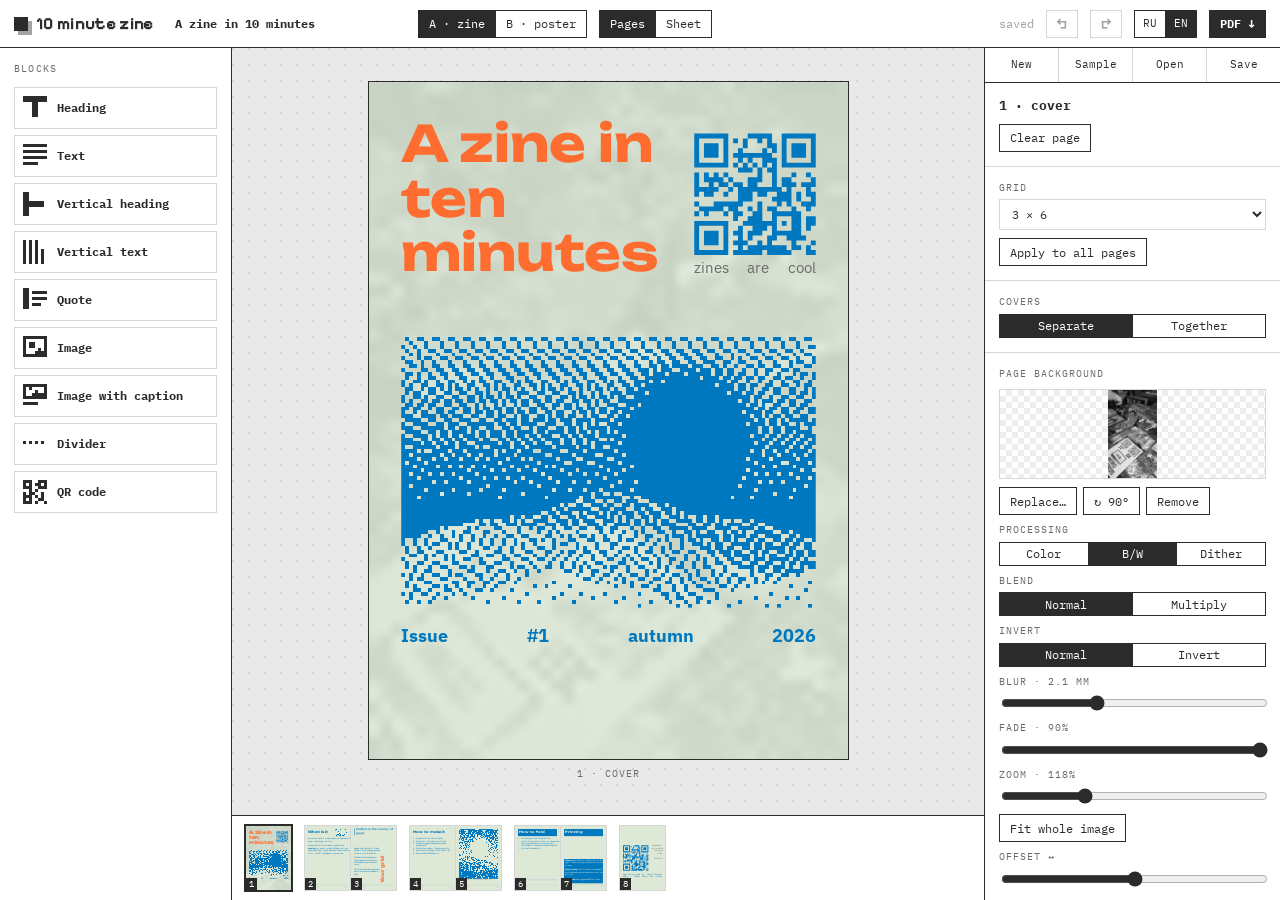
<file: tools/itch-shots.html>
<!doctype html>
<!-- Сценарии скриншотов для itch.io: редактор во фрейме (тот же адрес — можно нажимать его кнопки),
     ?shot=<имя> выставляет нужное состояние. Снимает tools/itch-shots.sh через Chrome без окна.
     Только для разработки, на сайт не попадает. -->
<meta charset="utf-8">
<title>shots</title>
<style>html, body { margin: 0; height: 100%; overflow: hidden; } iframe { border: 0; width: 100vw; height: 100vh; display: block; }</style>
<script>
  // интерфейс и пример — английские; профиль браузера свежий, поэтому грузится пример
  try { localStorage.setItem('zine-lang', new URLSearchParams(location.search).get('lang') || 'en'); } catch (e) {}
</script>
<iframe id="f" src="/editor.html?nostart"></iframe>
<script>
const shot = new URLSearchParams(location.search).get('shot') || 'editor';
const f = document.getElementById('f');
const W = (ms) => new Promise((r) => setTimeout(r, ms));
const until = async (fn, t = 15000) => { const t0 = Date.now(); while (!fn()) { if (Date.now() - t0 > t) throw new Error('timeout'); await W(100); } };

f.onload = async () => {
  const w = f.contentWindow, d = f.contentDocument, $ = (s) => d.querySelector(s);
  await until(() => d.querySelector('#canvas .page') && d.querySelectorAll('#nav .thumb').length);
  await W(800);
  const page = async (n) => { $(`.thumb[data-page="${n}"]`).dispatchEvent(new w.MouseEvent('click', { bubbles: true })); await W(400); };
  const pick = async (name, n = 0) => { // выделить блок по подписи на ручке
    const el = [...d.querySelectorAll('#canvas .blk')].filter((b) => b.querySelector('.grip').textContent.trim() === name)[n];
    const r = el.getBoundingClientRect(), o = { bubbles: true, clientX: r.left + 10, clientY: r.top + 6, button: 0, pointerId: 1 };
    el.querySelector('.grip').dispatchEvent(new w.PointerEvent('pointerdown', o));
    w.dispatchEvent(new w.PointerEvent('pointerup', o));
    await W(400);
  };
  const click = async (sel) => { $(sel).click(); await W(500); };
  // повторяемая «случайная» палитра
  const seed = (s) => { w.Math.random = () => { s |= 0; s = (s + 0x6d2b79f5) | 0; let t = Math.imul(s ^ (s >>> 15), 1 | s); t = (t + Math.imul(t ^ (t >>> 7), 61 | t)) ^ t; return ((t ^ (t >>> 14)) >>> 0) / 4294967296; }; };

  switch (shot) {
    case 'editor': await page(1); await pick('Text', 1); break;
    case 'sheet': await click('#viewTabs [data-view="sheet"]'); break;
    case 'image': await page(0); await pick('Image'); break;
    case 'caption': await page(4); await pick('Image with caption'); break;
    case 'palette': await page(0); seed(+(new URLSearchParams(location.search).get('seed') || 1)); await click('[data-act="randPalette"]');
      $('[data-act="randPalette"]').scrollIntoView({ block: 'start' }); break; // показать краски в панели
    case 'export': await click('#viewTabs [data-view="sheet"]'); [...d.querySelectorAll('button')].find((b) => /PDF/.test(b.textContent)).click(); await W(500);
      d.querySelector('[data-mode="press"], input[value="press"]')?.click(); await W(300); break;
    case 'darkposter': { // проверка полосы по краю: пустой постер на тёмной бумаге
      d.querySelector('#sideTabs [data-side="1"]').click(); await W(500);
      const inp = d.querySelector('[data-paper-custom]'); inp.value = '#1a2a4a';
      inp.dispatchEvent(new w.Event('input', { bubbles: true })); inp.dispatchEvent(new w.Event('change', { bubbles: true })); await W(400);
      $('[data-act="clearPage"]')?.click(); await W(300); d.querySelector('#sideTabs [data-side="1"]').click(); await W(500);
      const r = d.querySelector('#canvas .page').getBoundingClientRect();
      document.body.dataset.page = JSON.stringify([r.left, r.top, r.right, r.bottom]);
      break;
    }
    case 'darksheet': { // то же на виде «Лист» зина
      const inp = d.querySelector('[data-paper-custom]'); inp.value = '#1a2a4a';
      inp.dispatchEvent(new w.Event('input', { bubbles: true })); inp.dispatchEvent(new w.Event('change', { bubbles: true })); await W(400);
      d.querySelector('#viewTabs [data-view="sheet"]').click(); await W(600);
      const r = d.querySelector('#canvas .sheet').getBoundingClientRect();
      document.body.dataset.page = JSON.stringify([r.left, r.top, r.right, r.bottom]);
      break;
    }
    case 'back': await page(7); break; // задняя обложка — для проверки, в набор itch не входит
    case 'poster': d.querySelector('#sideTabs [data-side="1"]').click(); await W(600); break;
  }
  // убрать всплывающее сообщение
  const t = $('#toast'); if (t) t.style.display = 'none';
  await W(600);
  document.title = 'ready';
};
</script>
</file>
<file: css/landing.css>
@font-face { font-family: 'UI'; src: url(../fonts/ibm-plex-mono-r.ttf); font-weight: 400; }
@font-face { font-family: 'UI'; src: url(../fonts/ibm-plex-mono-b.ttf); font-weight: 700; }
@font-face { font-family: 'Text'; src: url(../fonts/ibm-plex-sans-r.ttf); font-weight: 400; }
@font-face { font-family: 'Text'; src: url(../fonts/ibm-plex-sans-b.ttf); font-weight: 700; }
@font-face { font-family: 'Pix'; src: url(../fonts/pixelify-sans-b.ttf); font-weight: 700; }

:root {
  --ink: #2b2b2b;
  --ink2: #6b6b6b;
  --line: #d6d6d6;
  --desk: #ececec;
  --bg: #ffffff;
  --gutter: 16px;
}
* { box-sizing: border-box; }
html, body { margin: 0; }
body {
  background: var(--bg); color: var(--ink);
  font: 16px/1.55 'Text', system-ui, sans-serif;
  -webkit-font-smoothing: antialiased;
}
a { color: inherit; }

/* шапка */
.bar {
  display: flex; align-items: center; justify-content: space-between; gap: 16px;
  padding: 12px var(--gutter); border-bottom: 1px solid var(--ink);
  position: sticky; top: 0; background: var(--bg); z-index: 5;
}
.logo { font: 700 18px 'Pix', 'UI'; display: flex; align-items: center; gap: 10px; text-decoration: none; white-space: nowrap; }
.logo i { width: 14px; height: 14px; background: var(--ink); box-shadow: 4px 4px 0 #a3a3a3; display: block; }
.bar-right { display: flex; align-items: center; gap: 12px; }
.lang { display: inline-flex; }
.lang a, .lang button { font: 400 12px/28px 'UI'; background: var(--bg); color: var(--ink); border: 1px solid var(--ink); height: 30px; padding: 0 8px; cursor: pointer; margin-left: -1px; text-decoration: none; }
.lang a:first-child, .lang button:first-child { margin-left: 0; }
.lang a.on, .lang button.on { background: var(--ink); color: var(--bg); }
.bar-cta { font: 700 13px 'UI'; text-decoration: none; border: 1px solid var(--ink); padding: 6px 12px; white-space: nowrap; }
.bar-cta:hover { background: var(--ink); color: var(--bg); }

main { max-width: 1120px; margin: 0 auto; padding: 0 var(--gutter); }
section { padding: 72px 0; border-bottom: 1px solid var(--line); }
section:last-child { border-bottom: 0; }
h2 { font: 700 13px 'UI'; text-transform: uppercase; letter-spacing: .14em; color: var(--ink2); margin: 0 0 28px; }

/* первый экран */
.hero { display: grid; grid-template-columns: 1fr 1.15fr; gap: 56px; align-items: center; padding-top: 64px; }
.tag { font: 400 13px 'UI'; color: var(--ink2); margin: 0 0 20px; }
/* крупная пиксельная надпись — оформление; заголовок страницы (h1) — под ней, для поиска и чтения */
.brand { font: 700 clamp(56px, 9vw, 112px)/0.9 'Pix', 'UI'; margin: 0 0 24px; letter-spacing: -0.01em; }
.hero h1 { font: 700 clamp(22px, 2.6vw, 30px)/1.25 'Text', sans-serif; margin: 0 0 14px; max-width: 22em; }
.lead { font-size: 19px; max-width: 30em; margin: 0 0 36px; color: var(--ink2); }

.cta {
  display: inline-flex; align-items: center; gap: 14px;
  font: 700 22px 'UI'; text-decoration: none;
  background: var(--ink); color: var(--bg); padding: 18px 28px;
  box-shadow: 6px 6px 0 #a3a3a3; transition: transform .08s, box-shadow .08s;
}
.cta:hover { transform: translate(2px, 2px); box-shadow: 4px 4px 0 #a3a3a3; }
.cta:active { transform: translate(6px, 6px); box-shadow: 0 0 0 #a3a3a3; }
.cta span:last-child { font-size: 26px; line-height: 1; }

.hero-sheet { margin: 0; }
.sheet {
  display: block; width: 100%; height: auto; aspect-ratio: 1200 / 848; background: #fff;
  outline: 1px solid var(--ink); box-shadow: 8px 8px 0 var(--desk);
}
figcaption { font: 400 12px 'UI'; color: var(--ink2); margin-top: 16px; }

/* шаги */
.steps ol { list-style: none; margin: 0; padding: 0; display: grid; grid-template-columns: repeat(4, 1fr); gap: 24px; counter-reset: s; }
.steps li { counter-increment: s; display: flex; flex-direction: column; gap: 8px; }
.steps li::before {
  content: counter(s); font: 700 18px 'Pix', 'UI'; width: 36px; height: 36px;
  display: flex; align-items: center; justify-content: center;
  background: var(--ink); color: var(--bg); margin-bottom: 8px;
}
.steps b { font: 700 18px 'UI'; }
.steps span { color: var(--ink2); font-size: 15px; }

/* как сложить */
.fold-grid { display: grid; grid-template-columns: 1fr 1fr; gap: 48px; align-items: start; }
.fold-sheet { width: 100%; height: auto; display: block; }
.fold-steps { margin: 0; padding-left: 1.4em; display: flex; flex-direction: column; gap: 10px; font-size: 17px; }
.fold-steps li::marker { font: 700 15px 'UI'; }

/* вопросы */
.faq dl { margin: 0; display: grid; grid-template-columns: 1fr 1fr; gap: 28px 48px; }
.faq dt { font: 700 17px 'UI'; margin: 0 0 6px; }
.faq dd { margin: 0; color: var(--ink2); }

/* миссия и автор */
.mission .cols { display: grid; grid-template-columns: 1fr 1fr; gap: 40px; }
.mission p { font-size: 21px; line-height: 1.5; margin: 0; }
.author p { font-size: 18px; margin: 0 0 16px; max-width: 40em; }
.author p:last-child { margin-bottom: 0; }
.author .who { font-size: 21px; line-height: 1.5; }
.author .contact { color: var(--ink2); }
.author .contact a, .contacts a { color: var(--ink); text-decoration-thickness: 1px; text-underline-offset: 3px; }
.author .contact a:hover, .contacts a:hover { background: var(--ink); color: var(--bg); text-decoration: none; }
.contacts { padding-top: 64px; }
.contacts h1 { font: 700 clamp(44px, 7vw, 80px)/0.95 'Pix', 'UI'; margin: 0 0 32px; }
.clist { display: grid; grid-template-columns: max-content 1fr; gap: 14px 32px; margin: 0; font-size: 20px; }
.clist dt { font: 400 13px/30px 'UI'; text-transform: uppercase; letter-spacing: .12em; color: var(--ink2); }
.clist dd { margin: 0; overflow-wrap: anywhere; }
@media (max-width: 520px) { .clist { grid-template-columns: 1fr; gap: 2px; } .clist dd { margin-bottom: 14px; } }

.final { text-align: center; }

.foot {
  display: flex; justify-content: space-between; gap: 16px; flex-wrap: wrap;
  padding: 20px var(--gutter); border-top: 1px solid var(--ink);
  font: 400 12px 'UI'; color: var(--ink2);
}

@media (max-width: 860px) {
  .hero { grid-template-columns: 1fr; gap: 40px; padding-top: 40px; }
  .steps ol { grid-template-columns: 1fr 1fr; }
  .mission .cols { grid-template-columns: 1fr; gap: 20px; }
  .fold-grid { grid-template-columns: 1fr; gap: 28px; }
  .faq dl { grid-template-columns: 1fr; }
  .mission p { font-size: 18px; }
  section { padding: 48px 0; }
}
@media (max-width: 520px) {
  .steps ol { grid-template-columns: 1fr; }
  .cta { font-size: 18px; padding: 16px 22px; }
  .lead { font-size: 17px; }
  .bar-cta { display: none; }
}

/* поддержка проекта */
.support p { font-size: 18px; margin: 0 0 24px; max-width: 40em; }
.support .note-sm { font: 400 13px 'UI'; color: var(--ink2); margin-top: -12px; }
.cta-alt { background: var(--bg); color: var(--ink); outline: 2px solid var(--ink); outline-offset: -2px; }
.cta-alt:hover { background: var(--ink); color: var(--bg); }
</file>
<file: css/app.css>
@font-face { font-family: 'UI'; src: url(../fonts/ibm-plex-mono-r.ttf); font-weight: 400; }
@font-face { font-family: 'UI'; src: url(../fonts/ibm-plex-mono-b.ttf); font-weight: 700; }
@font-face { font-family: 'Pix'; src: url(../fonts/pixelify-sans-b.ttf); font-weight: 700; }

:root {
  --ink: #2b2b2b;
  --ink2: #6b6b6b;
  --mute: #a3a3a3;
  --line: #d6d6d6;
  --soft: #f3f3f3;
  --desk: #e9e9e9;
  --bg: #ffffff;
  --err: #d23a2a;
  --u: 4px;
}
* { box-sizing: border-box; -webkit-tap-highlight-color: transparent; }
html, body { margin: 0; height: 100%; }
body {
  font: 12px/1.45 'UI', ui-monospace, monospace;
  color: var(--ink); background: var(--bg);
  display: grid; grid-template-rows: 48px 1fr; grid-template-columns: minmax(0, 1fr); overflow: hidden;
  -webkit-font-smoothing: antialiased;
}
button, input, select, textarea { font: inherit; color: inherit; border-radius: 0; }
button {
  background: var(--bg); border: 1px solid var(--ink); height: 28px; padding: 0 10px; cursor: pointer; white-space: nowrap;
}
@media (hover: hover) { button:hover:not(:disabled) { background: var(--ink); color: var(--bg); } }
button:disabled { border-color: var(--line); color: var(--mute); cursor: default; }
button.primary { background: var(--ink); color: var(--bg); font-weight: 700; }
@media (hover: hover) { button.primary:hover { background: #000; } }
input[type=text], input:not([type]), textarea, select {
  border: 1px solid var(--line); background: var(--bg); padding: 6px 8px; width: 100%; outline: none;
}
input:focus, textarea:focus, select:focus { border-color: var(--ink); }
textarea { resize: vertical; min-height: 60px; line-height: 1.5; }
input[type=range] { width: 100%; accent-color: var(--ink); }
input[type=checkbox] { accent-color: var(--ink); width: 14px; height: 14px; margin: 0; }

/* ---------- верх ---------- */
.top {
  display: flex; align-items: center; gap: 12px; padding: 0 14px;
  border-bottom: 1px solid var(--ink); min-width: 0; overflow: hidden;
}
.logo { font: 700 17px 'Pix', 'UI'; display: flex; align-items: center; gap: 8px; letter-spacing: .02em; color: inherit; text-decoration: none; white-space: nowrap; }
.logo i { width: 14px; height: 14px; background: var(--ink); box-shadow: 4px 4px 0 var(--mute); display: block; }
.title { width: 240px !important; min-width: 80px; flex-shrink: 1; border-color: transparent !important; font-weight: 700; }
@media (hover: hover) { .title:hover { border-color: var(--line) !important; } }
.title:focus { border-color: var(--ink) !important; }
.grow { flex: 1; }
.saved { color: var(--mute); }
.seg { display: inline-flex; }
.seg button { margin-left: -1px; }
.seg button:first-child { margin-left: 0; }
.seg button.on { background: var(--ink); color: var(--bg); }
.seg.sm button { height: 24px; padding: 0 8px; }
.seg.full { display: flex; }
.seg.full button { flex: 1; padding: 0 4px; }

/* ---------- раскладка ---------- */
main { display: grid; grid-template-columns: 232px minmax(0, 1fr) 296px; min-height: 0; }
aside { overflow: auto; min-height: 0; }
.left { border-right: 1px solid var(--ink); padding: 14px; display: flex; flex-direction: column; gap: 10px; }
.right { border-left: 1px solid var(--ink); display: flex; flex-direction: column; overflow: hidden; }
#inspector { flex: 1; overflow: auto; min-height: 0; }
.filebar { display: flex; border-bottom: 1px solid var(--ink); }
.filebar button { flex: 1; border: 0; border-right: 1px solid var(--line); height: 34px; padding: 0 4px; font-size: 11px; }
.filebar button:last-child { border-right: 0; }
.cap { font-size: 10px; text-transform: uppercase; letter-spacing: .12em; color: var(--ink2); }
.tip { margin-top: auto; color: var(--ink2); font-size: 11px; border-top: 1px dashed var(--line); padding-top: 10px; }
.tip b { color: var(--ink); }

/* палитра */
#palette { display: flex; flex-direction: column; gap: 6px; }
.tile {
  display: flex; gap: 10px; align-items: center;
  border: 1px solid var(--line); padding: 8px; cursor: grab; user-select: none; touch-action: none; background: var(--bg);
}
@media (hover: hover) { .tile:hover { border-color: var(--ink); } }
.tile b { font-weight: 700; }
.tile small { color: var(--ink2); font-size: 10px; }
.ic { width: 24px; height: 24px; display: block; }
.ic rect { fill: currentColor; }

/* ---------- сцена ---------- */
.stage { display: grid; grid-template-rows: 1fr auto; min-height: 0; background: var(--desk); position: relative; }
#canvas {
  position: relative; overflow: hidden; min-height: 0; display: flex; align-items: center; justify-content: center;
  background-image: url("data:image/svg+xml,%3Csvg xmlns='http://www.w3.org/2000/svg' width='16' height='16'%3E%3Crect width='2' height='2' fill='%23d4d4d4'/%3E%3C/svg%3E");
}
.spread { display: flex; align-items: flex-start; }
.pagewrap { display: flex; flex-direction: column; align-items: center; gap: 8px; }
.plabel { font-size: 10px; letter-spacing: .1em; text-transform: uppercase; color: var(--ink2); }
.page { position: relative; background: #fff; outline: 1px solid var(--ink); }
.page.active { z-index: 1; }
.page svg.pg { position: absolute; inset: 0; width: 100%; height: 100%; display: block; }
.spread .pagewrap + .pagewrap .page { outline-offset: 0; }
.spread.two .pagewrap:first-child .page::after {
  content: ''; position: absolute; top: 0; bottom: 0; right: 0; border-right: 1px dashed var(--mute); z-index: 3; pointer-events: none;
}
svg .spine { stroke: #9a9a9a; stroke-width: .2; stroke-dasharray: .8 .8; }
svg .ph { fill: url(#zf-hatch); stroke: #bdbdbd; stroke-width: .2; stroke-dasharray: .8 .8; }
svg .ph.faint { fill: none; stroke: #e2e2e2; }
svg .phl { font-family: 'UI'; fill: #8f8f8f; }
/* ячейки сетки: скрыты, видны при наведении на блок и во время перетаскивания/ресайза */
svg .row { fill: rgba(0, 0, 0, .025); stroke: #b8b8b8; stroke-width: .15; stroke-dasharray: .6 .6; opacity: 0; transition: opacity .12s; }
body.dnd .page svg .row { opacity: 1; }
@media (hover: hover) { .page:has(.blk:hover) svg .row { opacity: 1; } }
.swatches { display: flex; flex-wrap: wrap; gap: 4px; }
.sw { width: 26px; height: 26px; padding: 0; border: 1px solid var(--line); cursor: pointer; position: relative; display: block; }
@media (hover: hover) { .sw:hover { border-color: var(--ink); background-blend-mode: normal; } }
.sw.on { outline: 2px solid var(--ink); outline-offset: 1px; }
.sw.custom input { opacity: 0; position: absolute; inset: 0; width: 100%; height: 100%; cursor: pointer; }
.sw.custom::after { content: '+'; position: absolute; inset: 0; display: flex; align-items: center; justify-content: center; font-size: 13px; color: var(--ink); pointer-events: none; }

.blk { position: absolute; cursor: pointer; touch-action: none; }
@media (hover: hover) { .blk:hover { outline: 1px dashed var(--mute); } }
.blk.sel { outline: 1px solid var(--ink); }
.blk.sel.pan { cursor: move; }
.blk.over { outline: 1px dashed var(--err); }
.blk .grip, .blk .rs { position: absolute; background: var(--ink); display: none; }
.blk.sel .grip { display: block; }
@media (hover: hover) { .blk:hover .grip { display: block; } }
.blk .grip { left: -1px; top: -13px; height: 12px; padding: 0 5px; color: #fff; font-size: 9px; line-height: 12px; cursor: grab; width: auto; }
.blk .rs { width: 12px; height: 12px; right: -6px; bottom: -6px; cursor: nwse-resize; z-index: 2; }
.blk .rs.tr { top: -6px; bottom: auto; cursor: nesw-resize; }  /* верхний и правый край */
.blk .rs.bl { left: -6px; right: auto; cursor: nesw-resize; }  /* нижний и левый край */
.blk.sel .rs { display: block; }
.blk .badge {
  position: absolute; right: -1px; bottom: -15px; font-size: 9px; line-height: 13px; padding: 0 4px;
  background: #fff; border: 1px solid var(--line); color: var(--ink2); white-space: nowrap; display: none;
}
.blk.sel .badge, .blk.over .badge { display: block; }
@media (hover: hover) { .blk:hover .badge { display: block; } }
.blk.over .badge { border-color: var(--err); color: var(--err); display: block; }
.drop-hint {
  position: absolute; inset: 12% 10%; display: flex; align-items: center; justify-content: center; text-align: center;
  color: var(--mute); font-size: 11px; border: 1px dashed var(--line); pointer-events: none;
}
/* превью места при перетаскивании; текст — размер в ячейках */
.ins {
  position: absolute; z-index: 5; pointer-events: none;
  outline: 2px solid var(--ink); background: rgba(43, 43, 43, .1);
  display: flex; align-items: flex-end; justify-content: flex-end;
}
.ins b { background: var(--ink); color: var(--bg); font-size: 10px; line-height: 14px; padding: 0 4px; }
/* новые места раздвинутых блоков при перетаскивании — пунктир */
.page .shift { position: absolute; z-index: 4; pointer-events: none; outline: 1px dashed var(--ink); background: rgba(43, 43, 43, .05); }
/* вид «Лист»: блоки не правятся */
#palette .note { font-size: 11px; line-height: 1.4; color: var(--ink2); padding: 4px 2px; }
.page.dropbad { outline: 2px solid var(--err); }

.ghost {
  position: fixed; z-index: 100; pointer-events: none; background: var(--ink); color: #fff; padding: 4px 8px;
  font-size: 11px; transform: translate(10px, 10px); box-shadow: 3px 3px 0 var(--mute);
}
.ghost.bad { background: var(--err); }

/* лист */
.sheetwrap { display: flex; flex-direction: column; align-items: center; gap: 10px; }
.sheet { position: relative; background: #fff; outline: 1px solid var(--ink); }
.sheet svg { position: absolute; inset: 0; width: 100%; height: 100%; }
.slot { position: absolute; cursor: pointer; }
@media (hover: hover) { .slot:hover { outline: 2px solid var(--ink); outline-offset: -2px; } }
.slot span {
  position: absolute; left: 4px; top: 4px; background: var(--ink); color: #fff; font-size: 10px; padding: 0 4px; line-height: 14px;
}
.slot.rot span { left: auto; top: auto; right: 4px; bottom: 4px; }
/* подпись под листом: условные обозначения строкой, пояснение — отдельной строкой, не шире листа */
.legend { font-size: 11px; color: var(--ink2); display: flex; flex-direction: column; align-items: center; gap: 4px; text-align: center; }
.legend .keys { display: flex; gap: 16px; }
.legend .keys span { white-space: nowrap; }
.legend .note { text-wrap: balance; }
.legend i { display: inline-block; width: 18px; border-top: 1px dashed var(--ink); vertical-align: middle; margin-right: 6px; }
.legend i.d { border-top-style: dotted; border-color: var(--ink2); }
.empty { text-align: center; display: flex; flex-direction: column; gap: 12px; align-items: center; color: var(--ink2); }

/* навигация по полосам */
#nav { border-top: 1px solid var(--ink); background: var(--bg); padding: 10px 14px; display: flex; gap: 14px; align-items: flex-end; overflow-x: auto; }
.nsp { display: flex; }
.thumb { position: relative; cursor: pointer; outline: 1px solid var(--line); background: #fff; }
.thumb + .thumb { margin-left: 1px; }
.thumb svg { display: block; }
@media (hover: hover) { .thumb:hover { outline-color: var(--ink2); } }
.thumb.on { outline: 2px solid var(--ink); z-index: 1; }
.thumb.drop { outline: 2px dashed var(--ink); }
.thumb b { position: absolute; left: 0; bottom: 0; font-size: 9px; background: var(--ink); color: #fff; padding: 0 3px; line-height: 12px; font-weight: 400; }
.thumb.over b { background: var(--err); }
.navhint { color: var(--mute); font-size: 10px; margin-left: auto; align-self: center; white-space: nowrap; }

/* ---------- инспектор ---------- */
.sec { padding: 14px; border-bottom: 1px solid var(--line); display: flex; flex-direction: column; gap: 8px; }
.sec:last-child { border-bottom: 0; }
.ihead { display: flex; align-items: center; gap: 8px; }
.ihead b { font-size: 13px; }
.ihead button { width: 28px; padding: 0; }
.fld { display: flex; flex-direction: column; gap: 4px; }
.fld > label, .lbl { font-size: 10px; text-transform: uppercase; letter-spacing: .1em; color: var(--ink2); }
.sec .hint { font-size: 11px; line-height: 1.4; color: var(--ink2); }
.row2 { display: grid; grid-template-columns: 1fr 1fr 1fr; gap: 4px; }
.chk { display: flex; align-items: center; gap: 8px; cursor: pointer; }
.note { color: var(--ink2); font-size: 11px; }
.note code { background: var(--soft); padding: 0 3px; }
.meter { display: flex; flex-direction: column; gap: 4px; }
.cells { display: grid; grid-template-columns: repeat(24, 1fr); gap: 2px; }
.cells i { height: 8px; background: var(--soft); outline: 1px solid var(--line); outline-offset: -1px; }
.cells i.f { background: var(--ink); outline-color: var(--ink); }
.meter.over .cells i.f { background: var(--err); outline-color: var(--err); }
.meter.over .mtxt { color: var(--err); }
.mtxt { font-size: 11px; }
.thumbimg { width: 100%; height: 90px; object-fit: contain; border: 1px solid var(--line); display: block; filter: grayscale(1);
  /* шахматка под картинкой: видно, где у PNG прозрачность */
  background: repeating-conic-gradient(#eee 0 25%, #fff 0 50%) 0 0 / 12px 12px; }
.btns { display: flex; gap: 6px; flex-wrap: wrap; }
.kbd { color: var(--ink2); font-size: 11px; line-height: 1.7; }
.kbd b { color: var(--ink); font-weight: 400; background: var(--soft); padding: 0 4px; }

/* модалка */
#modal { position: fixed; inset: 0; background: rgba(255,255,255,.75); display: flex; align-items: center; justify-content: center; z-index: 50; }
#modal[hidden] { display: none; }
.dlg [hidden] { display: none; }
.dlg { background: #fff; border: 1px solid var(--ink); box-shadow: 6px 6px 0 var(--ink); width: 520px; max-width: calc(100vw - 32px); }
.dlg h2 { margin: 0; font: 700 16px 'Pix', 'UI'; padding: 12px 16px; border-bottom: 1px solid var(--ink); display: flex; justify-content: space-between; align-items: center; }
.dlg h2 button { border: 0; width: 28px; padding: 0; }
.dlg .body { padding: 16px; display: flex; flex-direction: column; gap: 14px; }
.opt { display: grid; grid-template-columns: 18px 1fr; gap: 2px 8px; cursor: pointer; border: 1px solid var(--line); padding: 10px; }
.opt:has(input:checked) { border-color: var(--ink); }
.opt input { margin-top: 2px; }
.opt small { grid-column: 2; color: var(--ink2); }
.warn { border: 1px solid var(--err); color: var(--err); padding: 8px 10px; font-size: 11px; }
.dlg .foot { display: flex; justify-content: space-between; align-items: center; padding: 12px 16px; border-top: 1px solid var(--line); }
.fold { display: grid; grid-template-columns: repeat(4, 1fr); border: 1px solid var(--ink); font-size: 11px; text-align: center; }
.fold span { border: 1px solid var(--line); padding: 6px 0; }
.fold span.r { transform: rotate(180deg); color: var(--ink2); }
.fold span.cut { border-bottom: 1px dashed var(--ink); }
.fold span.cut2 { border-top: 1px dashed var(--ink); }

#toast {
  position: fixed; left: 50%; bottom: 120px; transform: translateX(-50%); background: var(--ink); color: #fff;
  padding: 8px 14px; font-size: 12px; z-index: 60; opacity: 0; transition: opacity .15s; pointer-events: none; box-shadow: 3px 3px 0 var(--mute);
}
#toast.show { opacity: 1; }
#toast.err { background: var(--err); }

@keyframes shake { 0%,100% { transform: translateX(0) } 25% { transform: translateX(-4px) } 75% { transform: translateX(4px) } }
.shake { animation: shake .2s 2; }

.colmeter { text-transform: none; letter-spacing: 0; color: var(--mute); }
.colmeter.bad { color: var(--err); }

.chip { display: inline-block; width: 9px; height: 9px; margin-right: 6px; vertical-align: -1px; outline: 1px solid rgba(0,0,0,.15); }

@media (max-width: 1100px) { .saved { display: none; } }
.seg .ic { width: 12px; height: 12px; display: inline-block; vertical-align: -2px; }
.seg.lang button { padding: 0 8px; font-size: 11px; }
#undo, #redo { width: 32px; min-width: 32px; padding: 0; display: inline-flex; align-items: center; justify-content: center; }
#undo .hist, #redo .hist { width: 12px; height: 12px; display: block; }
/* шапка на узком экране: кнопки не сжимаются, от логотипа остаётся квадратик, лишнее — прокруткой */
.top > *, .top .seg { flex-shrink: 0; }
.top > .title { flex-shrink: 1; }
.top { overflow-x: auto; scrollbar-width: none; }
.top::-webkit-scrollbar { display: none; }
@media (max-width: 1000px) {
  .logo { font-size: 0; gap: 0; }
  .logo i { margin-right: 4px; }
}
@media (max-width: 760px) {
  .top { gap: 8px; padding: 0 10px; }
  .top .seg button { padding: 0 6px; }
  .top > .title { min-width: 48px; }
}

/* ---------- телефон: страница на весь экран, палитра и свойства — нижними листами ---------- */
.mbar { display: none; }
@media (max-width: 760px) {
  body { grid-template-rows: 44px minmax(0, 1fr) auto; overscroll-behavior: none; }
  .top { height: 44px; }
  main {
    grid-template-columns: minmax(0, 1fr);
    grid-template-rows: minmax(0, 1fr) auto;
    grid-template-areas: 'stage' 'sheet';
  }
  .stage { grid-area: stage; }
  .left, .right { grid-area: sheet; display: none; border: 0; border-top: 1px solid var(--ink); height: 52vh; height: 52dvh; }
  body.m-palette .left { display: flex; }
  body.m-inspector .right { display: flex; }
  .left { padding: 12px; }
  #palette { display: grid; grid-template-columns: 1fr 1fr; gap: 6px; }
  .tile { padding: 10px 8px; gap: 8px; font-size: 11px; }
  .tile .ic { width: 20px; height: 20px; flex-shrink: 0; }

  #nav { padding: 6px 10px; gap: 8px; }
  #nav .thumb b { font-size: 8px; }

  .mbar { display: grid; grid-template-columns: 1fr 1fr; border-top: 1px solid var(--ink); background: var(--bg); padding-bottom: env(safe-area-inset-bottom); }
  .mbar button { border: 0; height: 48px; font-size: 13px; font-weight: 700; position: relative; }
  .mbar button + button { border-left: 1px solid var(--line); }
  .mbar button.on { background: var(--ink); color: var(--bg); }
  .mb-plus { font-size: 18px; line-height: 0; vertical-align: -2px; }
  .mb-dot { display: none; position: absolute; top: 12px; margin-left: 6px; width: 6px; height: 6px; background: currentColor; }
  body.has-sel .mb-dot { display: inline-block; }

  /* поля ввода 16px — иначе iPhone приближает страницу при фокусе */
  input, textarea, select { font-size: 16px; }

  .plabel { font-size: 9px; }
}
/* палец вместо мыши: крупнее ручки, сетка видна у выделенного блока (наведения нет) */
@media (pointer: coarse) {
  .blk .rs { width: 22px; height: 22px; right: -11px; bottom: -11px; }
  .blk .rs.tr { top: -11px; bottom: auto; }
  .blk .rs.bl { left: -11px; right: auto; }
  .blk .grip { height: 20px; line-height: 20px; top: -21px; font-size: 11px; padding: 0 8px; }
  .page:has(.blk.sel) svg .row { opacity: 1; }
}

@media (max-width: 760px) {
  .top > .title, #undo, #redo, #exportBtn { display: none; }
  .mbar { grid-template-columns: 1fr 44px 44px auto; }
  .mbar [data-proxy] { border-left: 1px solid var(--line); }
  .mbar [data-fmenu] { padding: 0 14px; }
  .mbar .hist { width: 14px; height: 14px; display: block; margin: auto; }
}
@media (max-width: 760px) {
  /* пока открыт нижний лист, миниатюры прячем — больше места странице */
  body.m-palette #nav, body.m-inspector #nav { display: none; }
}
/* выключка вертикальных блоков: значки повёрнуты, как текст */
.seg[data-vert] .ic { transform: rotate(-90deg); }

/* выбор шрифта: названия набраны самими шрифтами */
.fontpick { position: relative; }
.fontpick .fp-cur { height: auto; width: 100%; display: flex; align-items: center; justify-content: space-between; text-align: left; padding: 6px 8px; }
.fontpick .fp-cur i { font-style: normal; font-size: 10px; }
.fp-name { font-size: 16px; line-height: 1.2; opacity: .35; transition: opacity .15s; }
.fp-name.ok { opacity: 1; } /* пока образец грузится — бледно, системным шрифтом */
.fp-list { position: absolute; left: 0; right: 0; top: calc(100% - 1px); z-index: 20; background: var(--bg); border: 1px solid var(--ink);
  box-shadow: 4px 4px 0 var(--ink); max-height: 340px; overflow: auto; }
.fp-list[hidden] { display: none; }
.fp-group { position: sticky; top: 0; z-index: 1; background: var(--bg); padding: 8px 10px 4px; border-bottom: 1px solid var(--ink); font-size: 9px; letter-spacing: .08em; text-transform: uppercase; color: var(--ink2); }
.fp-list button { height: auto; display: flex; width: 100%; justify-content: space-between; align-items: baseline; gap: 8px; border: 0; border-bottom: 1px solid var(--line); padding: 8px 10px; text-align: left; }
.fp-list button:last-child { border-bottom: 0; }
.fp-list button.on { outline: 2px solid var(--ink); outline-offset: -2px; }
.fp-list .fp-name { min-width: 0; overflow: hidden; text-overflow: ellipsis; white-space: nowrap; } /* длинное название не выталкивает подпись */
.fp-list button small { font-size: 9px; letter-spacing: .08em; text-transform: uppercase; color: var(--ink2); white-space: nowrap; }
@media (hover: hover) { .fp-list button:hover small { color: var(--bg); } }

/* ---------- касание (телефон, планшет): панель у блока, «+», блок рисуется пальцем по ячейкам ---------- */
.fab, .tmenu, .shead { display: none; }
#canvas { grid-row: 1; grid-column: 1; } /* «+» и меню лежат поверх холста в той же ячейке */
#nav { grid-row: 2; grid-column: 1; }
body.touch .fab {
  display: flex; grid-row: 1; grid-column: 1; align-self: end; justify-self: end; margin: 0 14px 14px 0; z-index: 6;
  width: 52px; height: 52px; padding: 0; align-items: center; justify-content: center;
  font-size: 30px; line-height: 1; background: var(--ink); color: var(--bg); box-shadow: 4px 4px 0 var(--mute);
}
body.touch.no-blocks .fab, body.menu-open .fab { display: none; }
body.touch .tmenu:not([hidden]) {
  display: block; grid-row: 1; grid-column: 1; align-self: end; justify-self: center; z-index: 7;
  width: min(440px, calc(100% - 20px)); margin-bottom: 10px; background: var(--bg); border: 1px solid var(--ink); box-shadow: 4px 4px 0 var(--ink);
}
body.touch .tmenu.up:not([hidden]) { align-self: start; margin: 10px 0 0; }
.tm-head { display: flex; align-items: center; justify-content: space-between; padding-left: 12px; border-bottom: 1px solid var(--ink); }
.tm-head b { font-size: 13px; }
.tm-head button { width: 44px; height: 40px; padding: 0; border: 0; font-size: 15px; }
.tm-grid { display: grid; grid-template-columns: repeat(3, 1fr); }
.tm-grid button {
  height: auto; min-height: 64px; display: flex; flex-direction: column; align-items: center; justify-content: center; gap: 6px;
  border: 0; border-right: 1px solid var(--line); border-bottom: 1px solid var(--line); white-space: normal; text-align: center;
  font-size: 11px; line-height: 1.2; padding: 8px 4px;
}
.tm-grid button:nth-child(3n) { border-right: 0; }
.tmenu .note { padding: 8px 12px; line-height: 1.4; }
/* панель действий над выделенным блоком */
.tbar { position: absolute; z-index: 8; display: flex; background: var(--ink); box-shadow: 3px 3px 0 var(--mute); }
.tbar button { height: 40px; min-width: 44px; padding: 0 12px; border: 0; background: var(--ink); color: var(--bg); font-size: 13px; }
.tbar button + button { border-left: 1px solid #555; }
@media (hover: hover) { .tbar button:hover:not(:disabled) { background: #000; } }
body.dnd .tbar { display: none; }
/* место нового блока, нарисованное пальцем */
.ins.draw { background: rgba(43, 43, 43, .14); }
.ins.bad { outline-color: var(--err); background: rgba(210, 58, 42, .12); }
.ins.bad b { background: var(--err); }
/* сетка видна всегда: по ней рисуют блоки; страница не прокручивается и не масштабируется под пальцем */
body.touch .page svg .row { opacity: .7; }
body.touch .page { touch-action: none; }
/* и поле вокруг страницы: иначе браузер забирает горизонтальный взмах (прокрутка, «назад») и отменяет касание;
   общая сетка на узком экране — поле прокручивает лист вбок */
body.touch #canvas { touch-action: none; }
body.touch #canvas.hscroll { touch-action: pan-x; }
@media (pointer: coarse) {
  .blk .rs::before { content: ''; position: absolute; inset: -11px; } /* место под палец — 44 px */
}
/* раздел панели, к которому перешли с панели у блока */
.flash { animation: flash .9s; }
@keyframes flash { 0% { background: #fff1a6; } 100% { background: transparent; } }
[data-part], #inspector textarea, #inspector input { scroll-margin-top: 12px; }

/* планшет: страница крупно, панель свойств справа; блоки — через «+» и по ячейкам */
@media (min-width: 761px) and (max-width: 1100px) {
  main { grid-template-columns: minmax(0, 1fr) 300px; }
  .left { display: none; }
}
/* телефон: у нижнего листа шапка с «Готово»; правка текста — на весь экран */
@media (max-width: 760px) {
  .shead { display: flex; align-items: center; justify-content: space-between; padding-left: 12px; border-bottom: 1px solid var(--ink); flex-shrink: 0; }
  .shead b { font-size: 13px; }
  .shead button { border: 0; border-left: 1px solid var(--line); height: 44px; padding: 0 18px; font-weight: 700; }
  body.has-sel .filebar { display: none; }
  body.m-full main { grid-template-rows: 0 minmax(0, 1fr); }
  body.m-full .stage { visibility: hidden; overflow: hidden; }
  body.m-full .right { height: auto; }
  body.touch .fab { margin: 0 12px 12px 0; }
}

/* свойства каруселью (телефон, планшет): полоса разделов, разделы листаются свайпом */
#inspector.has-car { display: flex; flex-direction: column; overflow: hidden; }
.car { flex: 1; min-height: 0; display: flex; flex-direction: column; }
.car-tabs { display: flex; flex-shrink: 0; overflow-x: auto; scrollbar-width: none; border-bottom: 1px solid var(--ink); background: var(--bg); }
.car-tabs::-webkit-scrollbar { display: none; }
.car-tabs button { flex-shrink: 0; height: 40px; border: 0; border-right: 1px solid var(--line); padding: 0 14px; font-size: 12px; }
.car-tabs button.on { background: var(--ink); color: var(--bg); }
.car-track {
  flex: 1; min-height: 0; display: flex; overflow-x: auto; overflow-y: hidden;
  scroll-snap-type: x mandatory; overscroll-behavior-x: contain; scrollbar-width: none;
}
.car-track::-webkit-scrollbar { display: none; }
.car-slide { flex: 0 0 100%; min-width: 0; overflow-y: auto; scroll-snap-align: start; scroll-snap-stop: always; overscroll-behavior-y: contain; }
@media (max-width: 760px) {
  .right .bhead { display: none; } /* имя блока — в шапке листа, копия и удаление — на панели у блока */
  body.m-inspector .fab { display: none; } /* пока открыты свойства, «+» не нужен и мешает панели у блока */
}

/* узкий экран: пара выбранной страницы рядом, приглушённая; общая сетка — лист прокручивается вбок */
.pagewrap { transition: opacity .22s; }
.pagewrap.ctx { opacity: .4; }
.pagewrap.ctx .plabel { visibility: hidden; }
#canvas.hscroll { overflow-x: auto; overflow-y: hidden; justify-content: flex-start; scrollbar-width: none; }
#canvas.hscroll::-webkit-scrollbar { display: none; }
#canvas.hscroll .spread { margin: 0 24px; flex-shrink: 0; }
/* --shift — сдвиг ленты, чтобы выбранная страница пары стояла по центру */
.spread { transform: translateX(var(--shift, 0px)); }
@keyframes inNext { from { transform: translateX(calc(var(--shift, 0px) + 48px)); opacity: .25; } to { transform: translateX(var(--shift, 0px)); opacity: 1; } }
@keyframes inPrev { from { transform: translateX(calc(var(--shift, 0px) - 48px)); opacity: .25; } to { transform: translateX(var(--shift, 0px)); opacity: 1; } }
.spread.in-next { animation: inNext .2s ease-out; }
.spread.in-prev { animation: inPrev .2s ease-out; }

/* касание: вместо кнопки PDF — меню «Файл» (печать, новый, пример, открыть, сохранить); строки над свойствами нет */
#fileBtn { display: none; }
body.touch #exportBtn, body.touch .filebar { display: none; }
body.touch #fileBtn { display: inline-block; }
@media (max-width: 760px) { body.touch #fileBtn { display: none; } } /* на телефоне — в нижней панели */
[data-fmenu].on { background: #000; }
.fmenu { position: fixed; z-index: 45; min-width: 240px; background: var(--bg); border: 1px solid var(--ink); box-shadow: 4px 4px 0 var(--ink); display: flex; flex-direction: column; }
.fmenu[hidden] { display: none; }
.fmenu button { height: 44px; border: 0; border-bottom: 1px solid var(--line); text-align: left; padding: 0 14px; font-size: 13px; }
.fmenu button:last-child { border-bottom: 0; }
.fmenu .fm-main { height: auto; padding: 10px 14px; background: var(--ink); color: var(--bg); font-weight: 700; display: flex; flex-direction: column; gap: 2px; border-bottom: 1px solid var(--ink); }
.fmenu .fm-main small { font-weight: 400; font-size: 11px; color: #cfcfcf; }
@media (hover: hover) { .fmenu .fm-main:hover { background: #000; } }
.car-tabs .ic { display: none; }
/* вариант «плитки»: значок над подписью, плитки делят ширину поровну */
body.tabs-icons .car-tabs button {
  flex: 1 1 0; height: auto; min-height: 54px; padding: 7px 4px 6px; /* поровну, но не уже самого длинного слова */
  display: flex; flex-direction: column; align-items: center; justify-content: center; gap: 5px;
  font-size: 10px; line-height: 1.15; white-space: normal; text-align: center;
}
body.tabs-icons .car-tabs .ic { display: block; width: 18px; height: 18px; flex-shrink: 0; }
body.tabs-icons .car-tabs button:not(.on) { color: var(--ink2); }
body.tabs-icons .car-tabs button:not(.on) .ic rect { fill: var(--ink); }

/* увеличение страницы: плашка с кратностью, тап — обратно 1:1; на время щипка панель у блока прячется */
.zbadge {
  grid-row: 1; grid-column: 1; align-self: start; justify-self: start; margin: 10px; z-index: 6;
  height: 32px; padding: 0 10px; display: flex; align-items: center; gap: 8px; box-shadow: 3px 3px 0 var(--mute);
}
.zbadge[hidden] { display: none; }
.zbadge b { font-weight: 700; }
body.pinching .tbar { display: none; }
</file>
